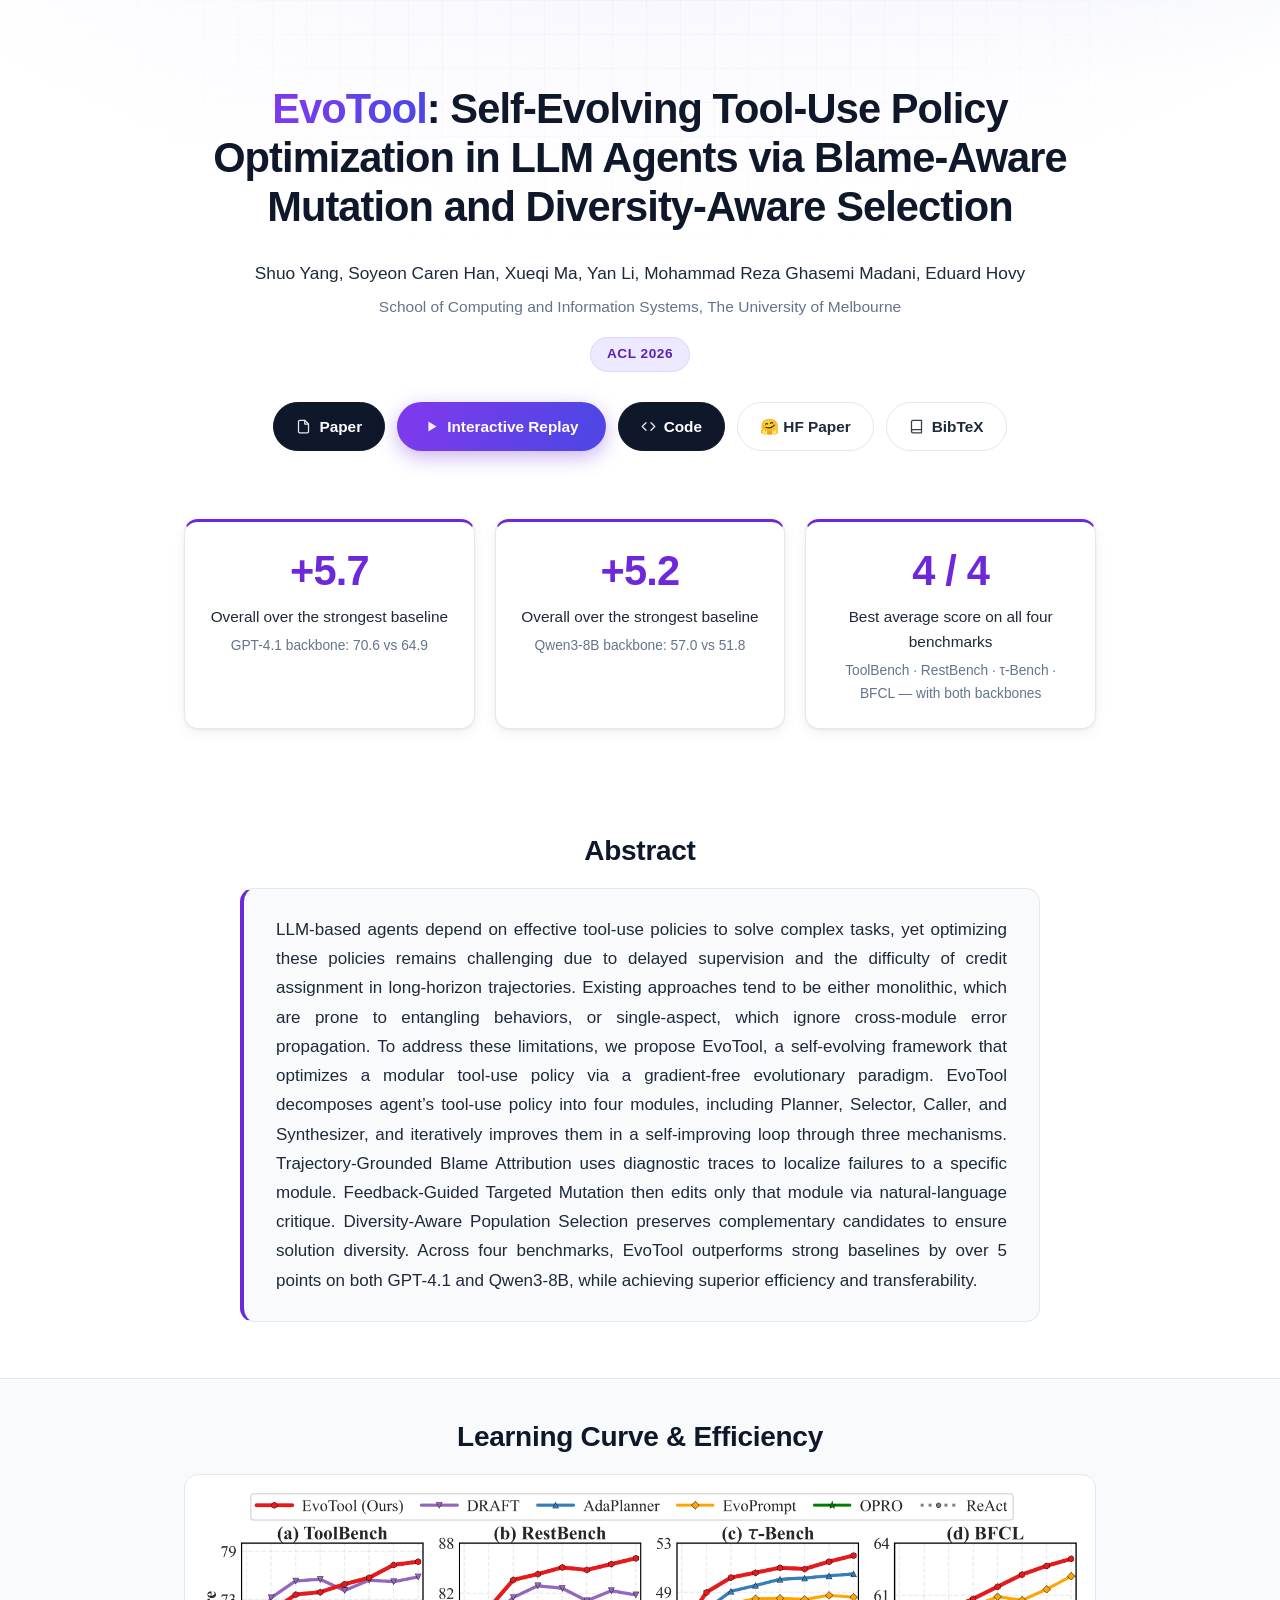
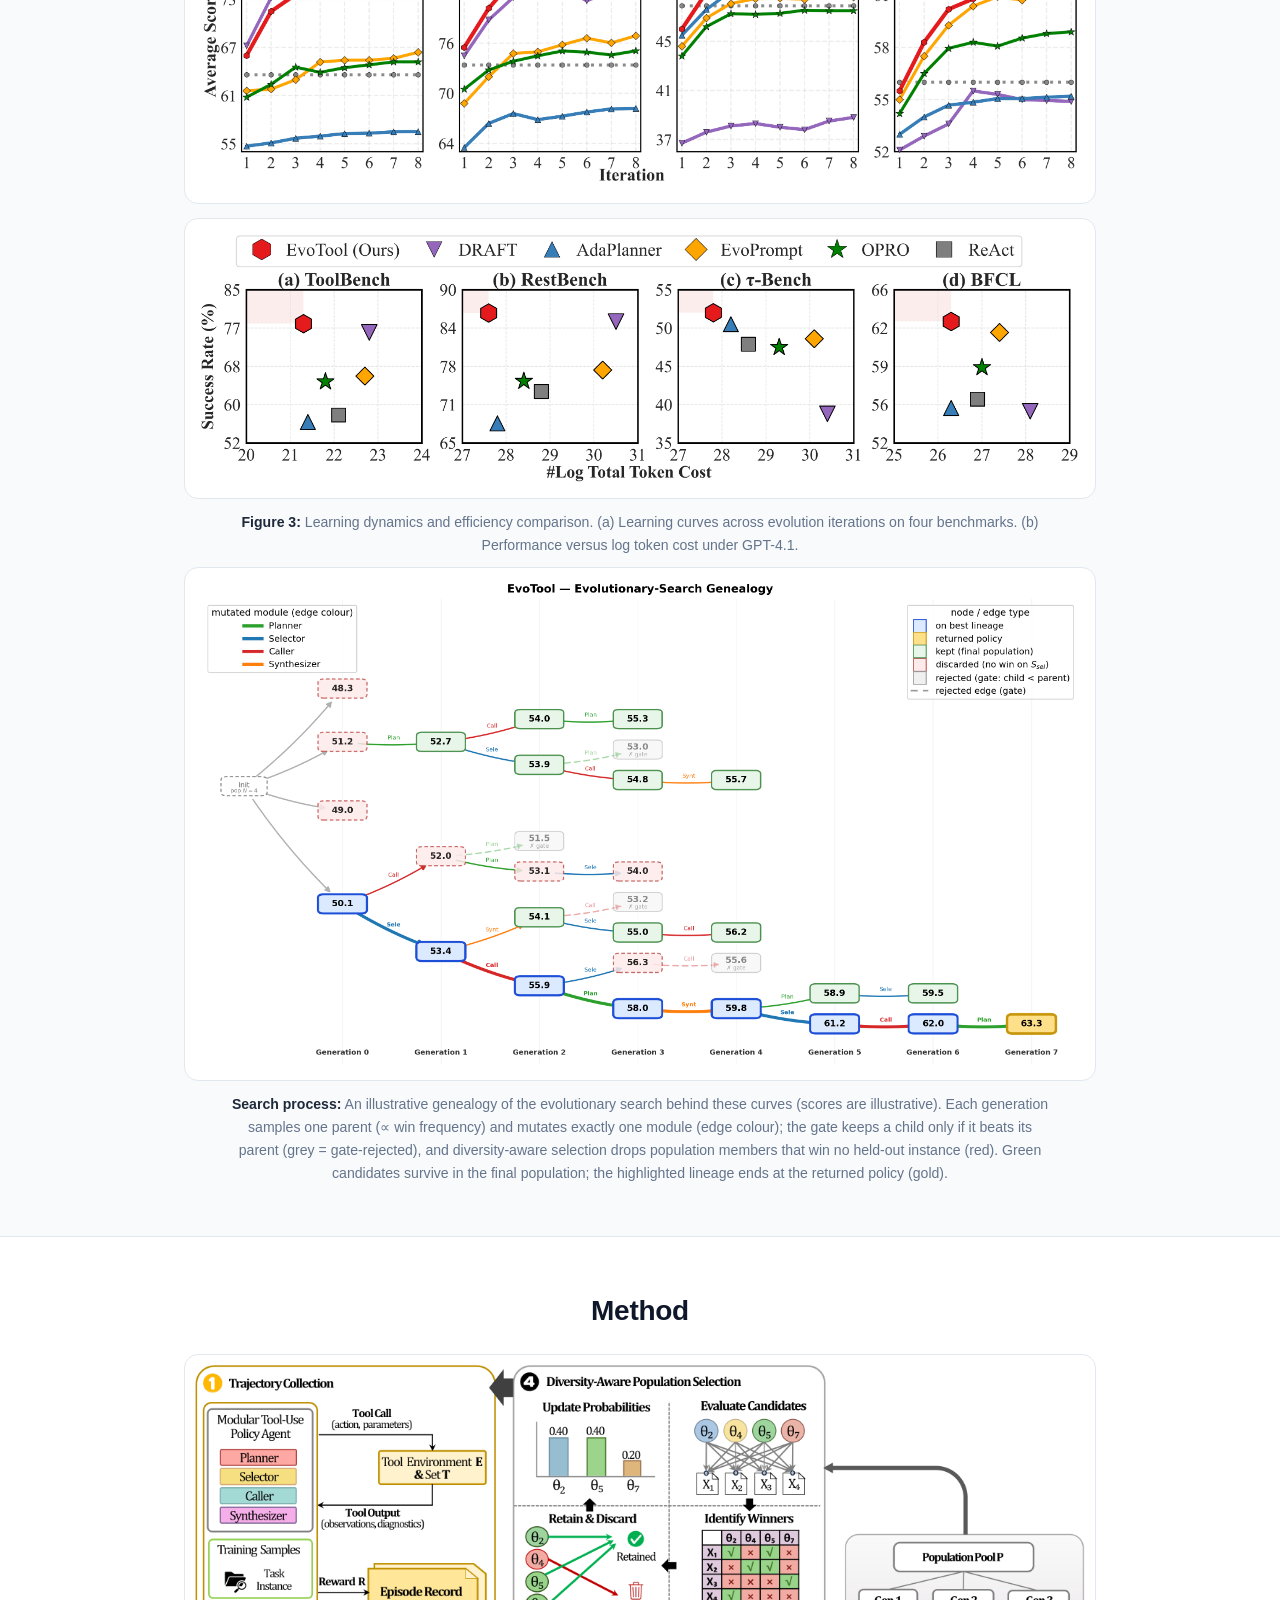
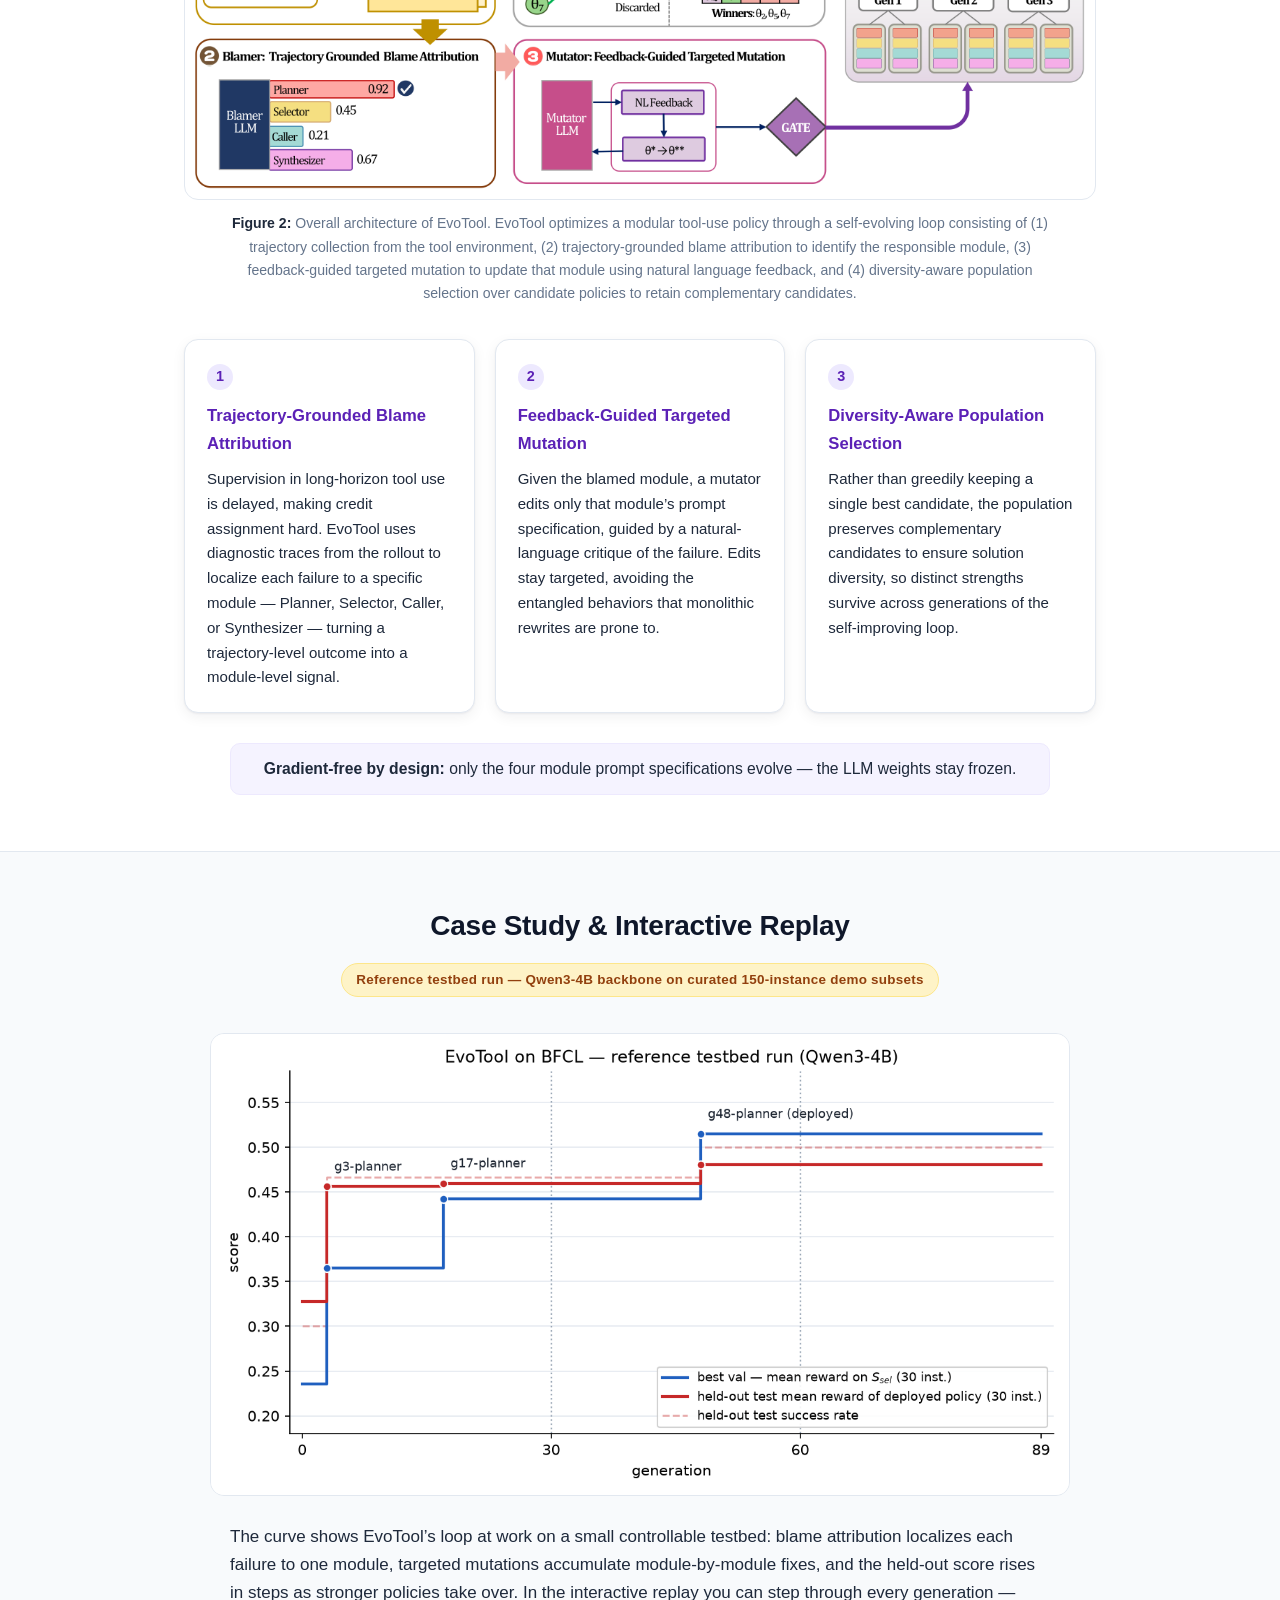
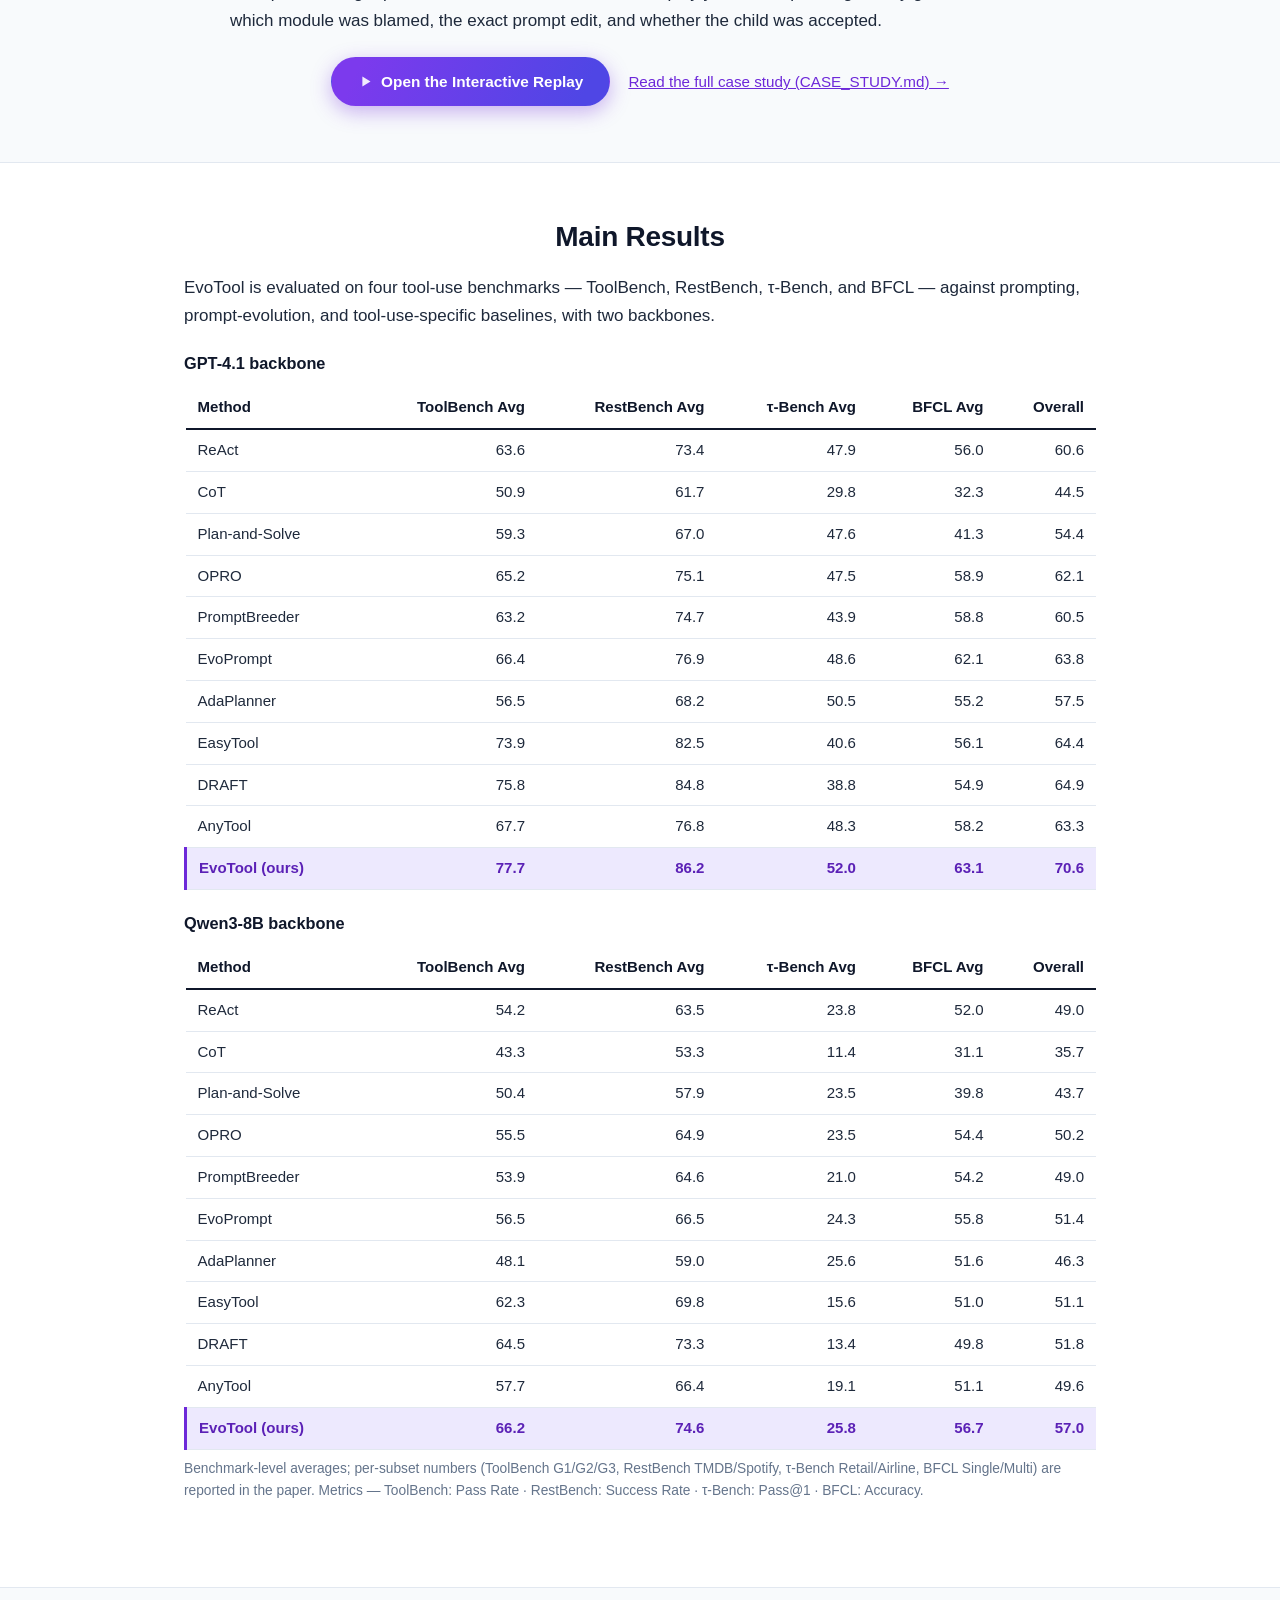
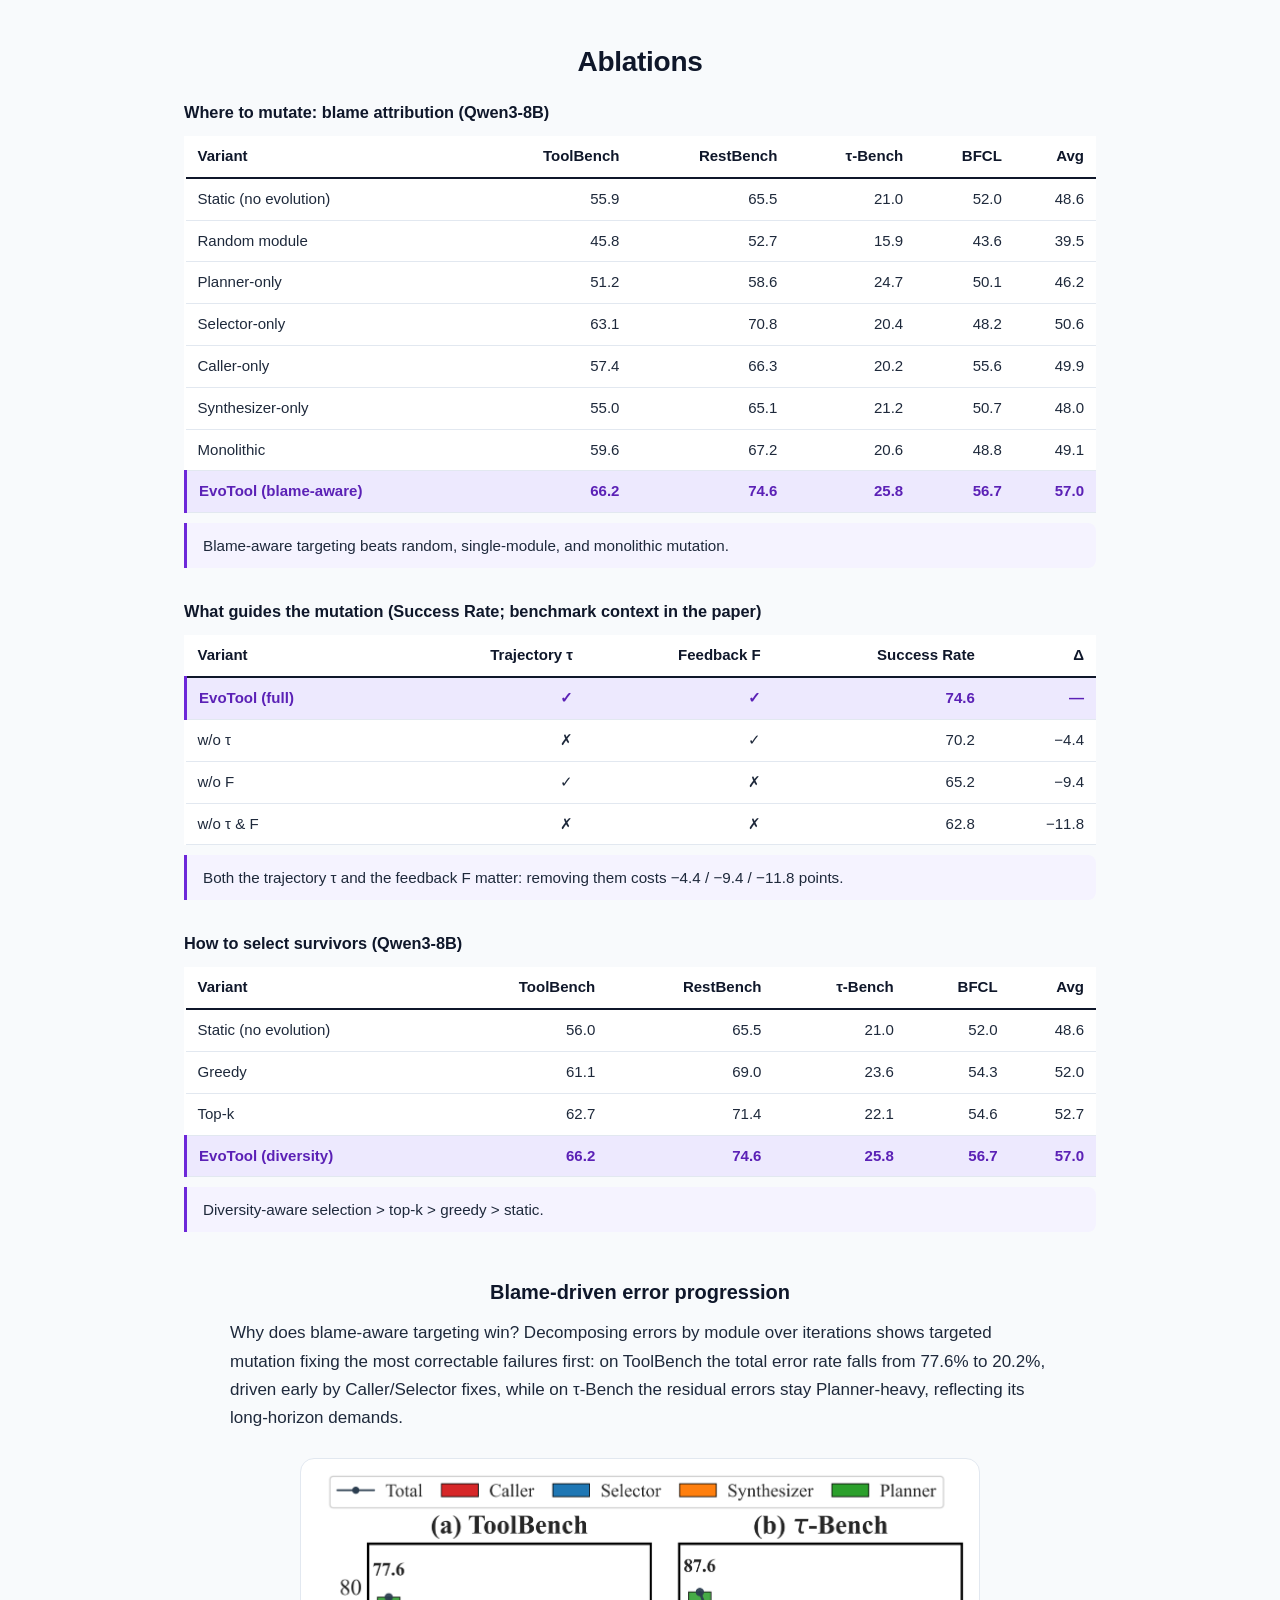
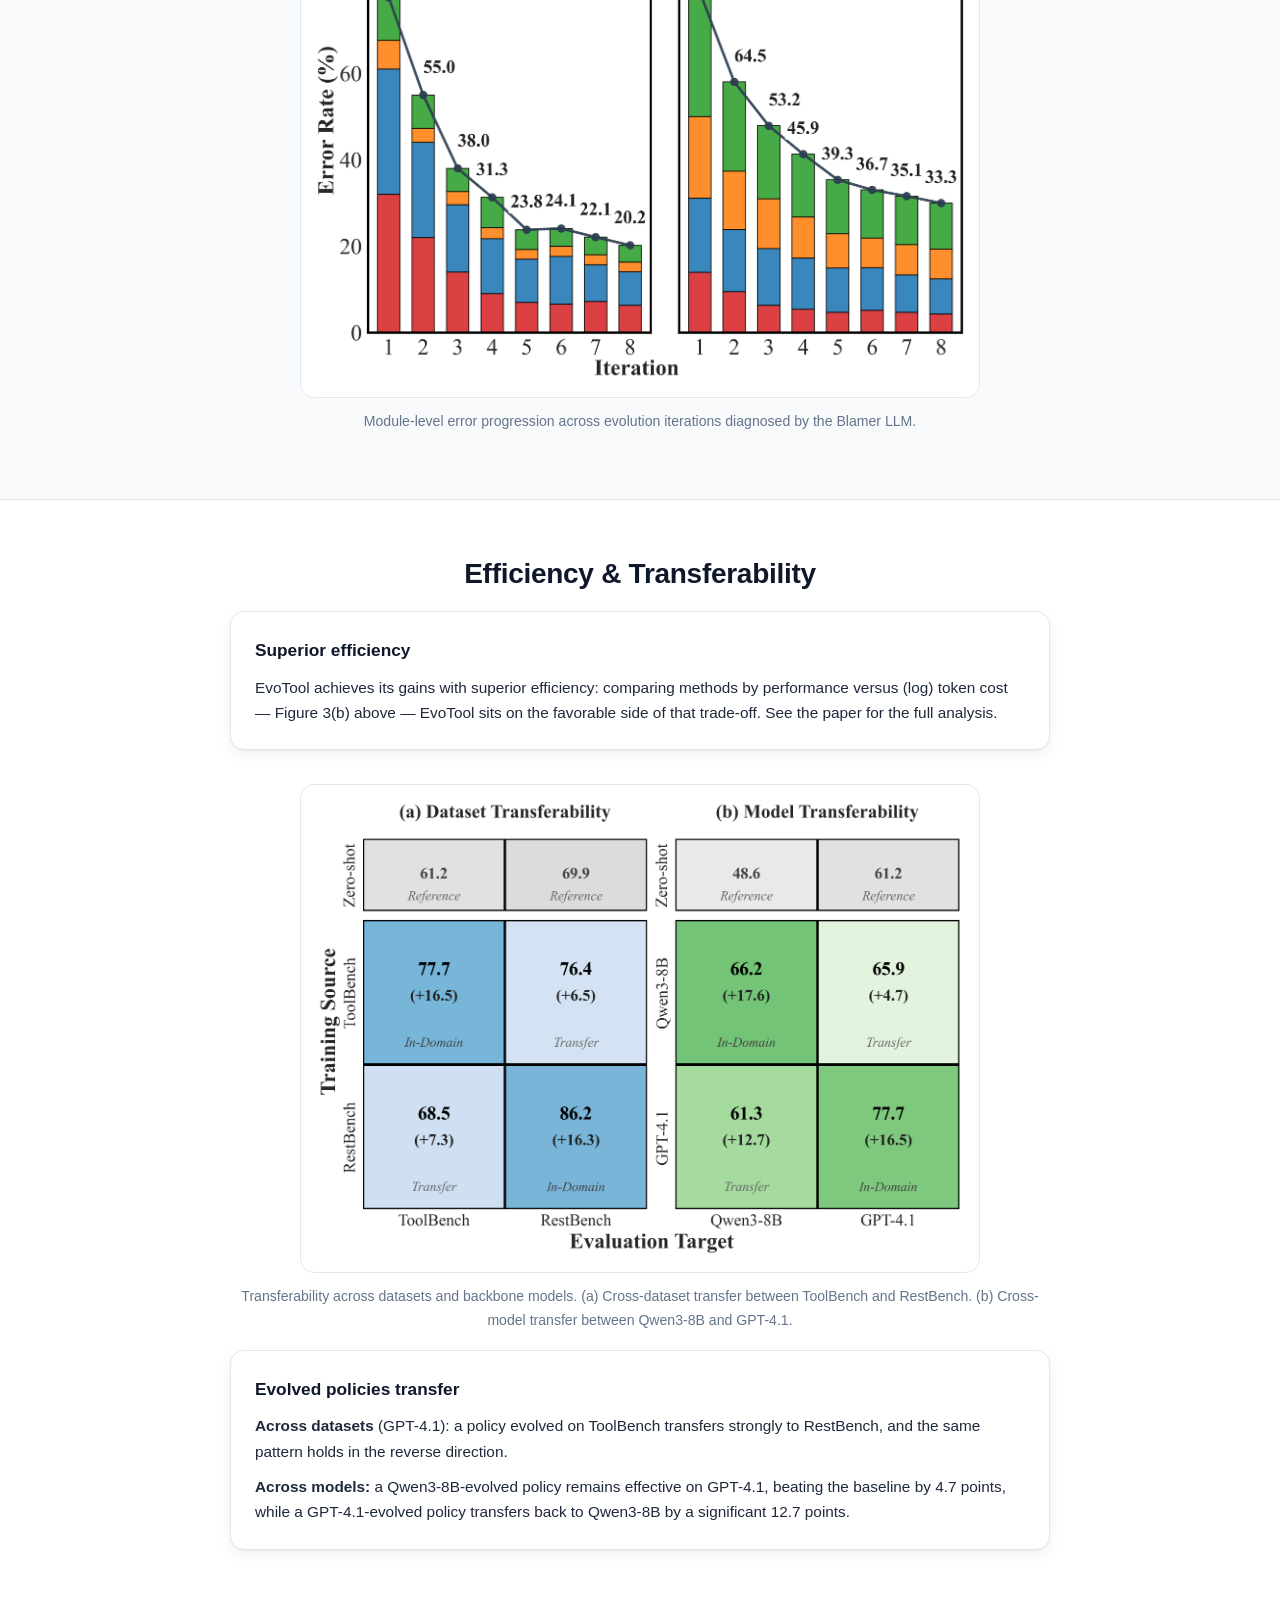
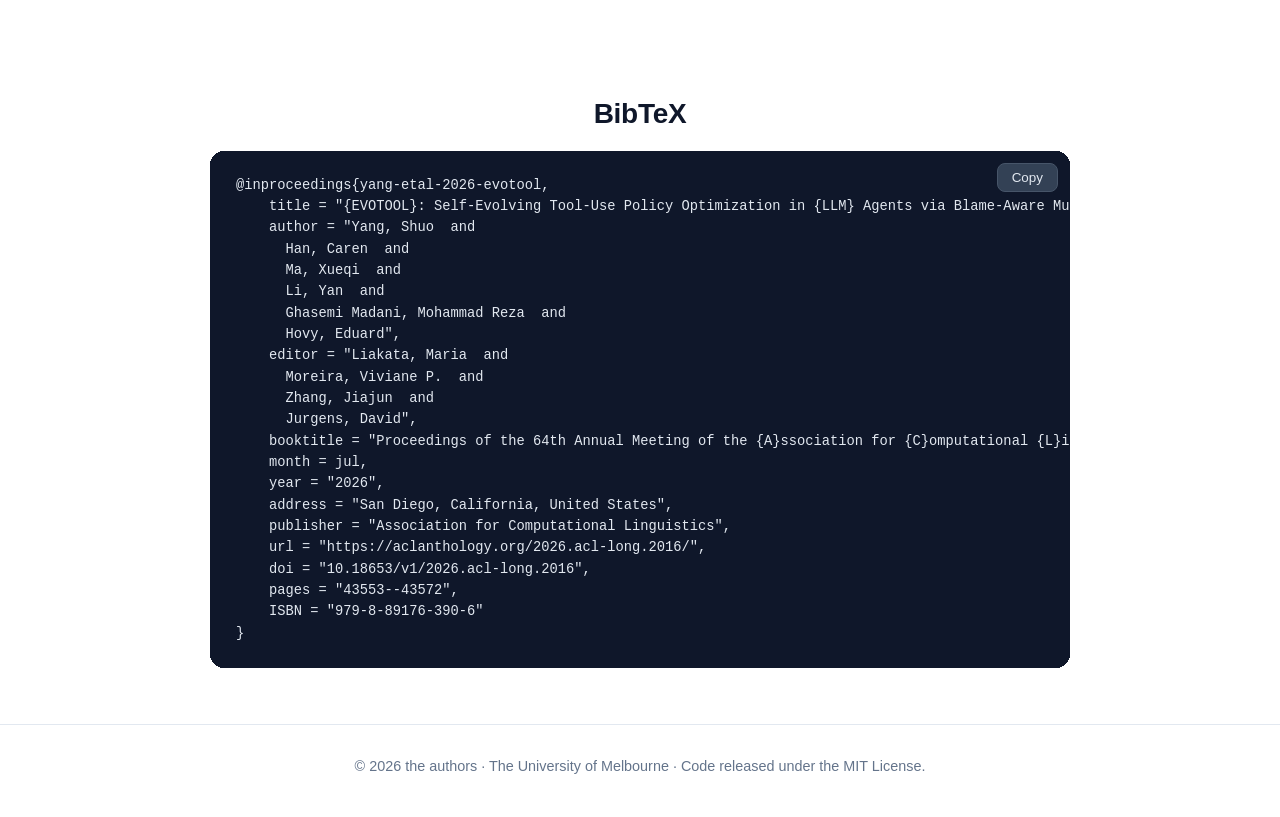
<file: docs/index.html>
<!DOCTYPE html>
<html lang="en">
<head>
<meta charset="utf-8">
<meta name="viewport" content="width=device-width, initial-scale=1">
<title>EvoTool: Self-Evolving Tool-Use Policy Optimization in LLM Agents</title>
<meta name="description" content="EvoTool optimizes a modular tool-use policy (Planner, Selector, Caller, Synthesizer) via blame-aware mutation and diversity-aware selection — gradient-free, over 5 points above strong baselines on four benchmarks.">
<link rel="icon" href="data:,">
<link rel="stylesheet" href="static/style.css">
<script>document.documentElement.classList.add('js');</script>
</head>
<body>

<!-- ================= Sticky section nav (shown after scrolling past the hero) ================= -->
<nav class="topnav" id="topnav" aria-label="Page sections">
  <div class="topnav-inner">
    <a class="topnav-brand" href="#top">EvoTool</a>
    <div class="topnav-links">
      <a href="#abstract">Abstract</a>
      <a href="#method">Method</a>
      <a href="#case-study">Case Study</a>
      <a href="#results">Results</a>
      <a href="#ablations">Ablations</a>
      <a href="#efficiency">Efficiency &amp; Transfer</a>
      <a href="#bibtex">BibTeX</a>
    </div>
  </div>
</nav>

<!-- ================= Hero ================= -->
<header class="hero" id="top">
  <div class="container">
    <h1><span class="hero-name">EvoTool</span>: Self-Evolving Tool-Use Policy Optimization in LLM&nbsp;Agents via Blame-Aware Mutation and Diversity-Aware Selection</h1>
    <p class="authors">
      Shuo Yang, Soyeon Caren Han, Xueqi Ma,
      Yan Li, Mohammad Reza Ghasemi Madani, Eduard Hovy
    </p>
    <p class="affiliation">School of Computing and Information Systems, The University of Melbourne</p>
    <p class="venue"><span class="venue-chip">ACL 2026</span></p>
    <nav class="button-row" aria-label="Paper links">
      <a class="btn" href="https://aclanthology.org/2026.acl-long.2016/" target="_blank" rel="noopener"><svg class="btn-ico" viewBox="0 0 24 24" aria-hidden="true" fill="none" stroke="currentColor" stroke-width="2" stroke-linecap="round" stroke-linejoin="round"><path d="M14 2H6a2 2 0 0 0-2 2v16a2 2 0 0 0 2 2h12a2 2 0 0 0 2-2V8z"/><polyline points="14 2 14 8 20 8"/></svg>Paper</a>
      <a class="btn btn-replay" href="replay.html"><svg class="btn-ico" viewBox="0 0 24 24" aria-hidden="true" fill="currentColor" stroke="none"><polygon points="7 4 20 12 7 20 7 4"/></svg>Interactive Replay</a>
      <a class="btn" href="https://github.com/SYang2000/ACL_2026_EvoTool" target="_blank" rel="noopener"><svg class="btn-ico" viewBox="0 0 24 24" aria-hidden="true" fill="none" stroke="currentColor" stroke-width="2" stroke-linecap="round" stroke-linejoin="round"><polyline points="16 18 22 12 16 6"/><polyline points="8 6 2 12 8 18"/></svg>Code</a>
      <a class="btn btn-ghost" href="https://huggingface.co/papers/2603.04900" target="_blank" rel="noopener">&#129303; HF Paper</a>
      <a class="btn btn-ghost" href="#bibtex"><svg class="btn-ico" viewBox="0 0 24 24" aria-hidden="true" fill="none" stroke="currentColor" stroke-width="2" stroke-linecap="round" stroke-linejoin="round"><path d="M4 19.5A2.5 2.5 0 0 1 6.5 17H20"/><path d="M6.5 2H20v20H6.5A2.5 2.5 0 0 1 4 19.5v-15A2.5 2.5 0 0 1 6.5 2z"/></svg>BibTeX</a>
    </nav>
  </div>
</header>

<main>

<!-- ================= Metric callouts ================= -->
<section class="metrics">
  <div class="container">
    <div class="metric-grid reveal stagger">
      <div class="metric-card">
        <div class="metric-value">+5.7</div>
        <div class="metric-label">Overall over the strongest baseline</div>
        <div class="metric-sub">GPT-4.1 backbone: 70.6 vs 64.9</div>
      </div>
      <div class="metric-card">
        <div class="metric-value">+5.2</div>
        <div class="metric-label">Overall over the strongest baseline</div>
        <div class="metric-sub">Qwen3-8B backbone: 57.0 vs 51.8</div>
      </div>
      <div class="metric-card">
        <div class="metric-value">4 / 4</div>
        <div class="metric-label">Best average score on all four benchmarks</div>
        <div class="metric-sub">ToolBench &#183; RestBench &#183; &#964;-Bench &#183; BFCL — with both backbones</div>
      </div>
    </div>
  </div>
</section>

<!-- ================= Abstract (text + Figure 1 side by side) ================= -->
<section id="abstract">
  <div class="container">
    <h2>Abstract</h2>
    <div class="abstract-card reveal">
      <p class="abstract-text">
          LLM-based agents depend on effective tool-use policies to solve complex tasks, yet optimizing
          these policies remains challenging due to delayed supervision and the difficulty of credit
          assignment in long-horizon trajectories. Existing approaches tend to be either
          monolithic, which are prone to entangling behaviors, or single-aspect, which ignore
          cross-module error propagation. To address these limitations, we propose EvoTool, a
          self-evolving framework that optimizes a modular tool-use policy via a gradient-free
          evolutionary paradigm. EvoTool decomposes agent&#8217;s tool-use policy into four modules, including
          Planner, Selector, Caller, and Synthesizer, and iteratively improves them in a self-improving
          loop through three mechanisms. Trajectory-Grounded Blame Attribution uses diagnostic
          traces to localize failures to a specific module. Feedback-Guided Targeted Mutation then edits
          only that module via natural-language critique. Diversity-Aware Population Selection preserves
          complementary candidates to ensure solution diversity. Across four benchmarks, EvoTool
          outperforms strong baselines by over 5 points on both GPT-4.1 and Qwen3-8B, while achieving
          superior efficiency and transferability.
      </p>
    </div>
  </div>
</section>

<!-- ================= Learning dynamics & efficiency (Figure 3) ================= -->
<section class="fig3-band section-alt" id="learning" aria-label="Learning dynamics and efficiency">
  <div class="container">
    <h2>Learning Curve &amp; Efficiency</h2>
    <figure class="paper-figure reveal">
      <div class="figure-stack">
        <img src="static/paper/LC.png" alt="Panel (a): learning curves of average score versus evolution iteration on ToolBench, RestBench, tau-Bench, and BFCL — EvoTool climbs above DRAFT, EvoPrompt, OPRO, AdaPlanner, and the static ReAct line on all four.">
        <img src="static/paper/Efficiency.png" alt="Panel (b): success rate versus log total token cost under GPT-4.1 on the same four benchmarks — EvoTool occupies the upper-left (higher performance at lower cost) relative to DRAFT, EvoPrompt, OPRO, AdaPlanner, and ReAct.">
      </div>
      <figcaption><span class="fig-tag">Figure 3:</span> Learning dynamics and efficiency comparison.
        (a) Learning curves across evolution iterations on four benchmarks. (b) Performance versus
        log token cost under GPT-4.1.</figcaption>
    </figure>
    <figure class="paper-figure reveal">
      <img src="static/genealogy.png" alt="Illustrative genealogy tree of EvoTool's evolutionary search: from a seed population, coloured edges mark which module each accepted mutation edited; grey boxes are gate-rejected children, red dashed boxes are candidates discarded by diversity selection, green boxes survive in the final population, and the highlighted path ends at the gold returned policy.">
      <figcaption><span class="fig-tag">Search process:</span> An illustrative genealogy of the evolutionary
        search behind these curves (scores are illustrative). Each generation samples one parent (&propto; win frequency)
        and mutates exactly one module (edge colour); the gate keeps a child only if it beats its parent
        (grey = gate-rejected), and diversity-aware selection drops population members that win no held-out
        instance (red). Green candidates survive in the final population; the highlighted lineage ends at
        the returned policy (gold).</figcaption>
    </figure>
  </div>
</section>

<!-- ================= Method ================= -->
<section id="method">
  <div class="container">
    <h2>Method</h2>
    <figure class="paper-figure reveal">
      <img src="static/paper/Method.png" alt="EvoTool architecture: (1) trajectory collection — the modular tool-use policy agent (Planner, Selector, Caller, Synthesizer) interacts with the tool environment and records an episode; (2) the Blamer LLM performs trajectory-grounded blame attribution over the four modules; (3) the Mutator LLM applies feedback-guided targeted mutation to the blamed module; (4) diversity-aware population selection updates probabilities, identifies instance-wise winners, and retains complementary candidates in the population pool.">
      <figcaption><span class="fig-tag">Figure 2:</span> Overall architecture of EvoTool. EvoTool optimizes a
        modular tool-use policy through a self-evolving loop consisting of (1) trajectory collection from the
        tool environment, (2) trajectory-grounded blame attribution to identify the responsible module,
        (3) feedback-guided targeted mutation to update that module using natural language feedback, and
        (4) diversity-aware population selection over candidate policies to retain complementary candidates.</figcaption>
    </figure>

    <div class="mech-grid reveal stagger">
      <div class="mech-card">
        <span class="mech-num">1</span>
        <h3>Trajectory-Grounded Blame Attribution</h3>
        <p>
          Supervision in long-horizon tool use is delayed, making credit assignment hard. EvoTool
          uses diagnostic traces from the rollout to localize each failure to a specific module —
          Planner, Selector, Caller, or Synthesizer — turning a trajectory-level outcome into a
          module-level signal.
        </p>
      </div>
      <div class="mech-card">
        <span class="mech-num">2</span>
        <h3>Feedback-Guided Targeted Mutation</h3>
        <p>
          Given the blamed module, a mutator edits only that module&#8217;s prompt specification, guided
          by a natural-language critique of the failure. Edits stay targeted, avoiding the entangled
          behaviors that monolithic rewrites are prone to.
        </p>
      </div>
      <div class="mech-card">
        <span class="mech-num">3</span>
        <h3>Diversity-Aware Population Selection</h3>
        <p>
          Rather than greedily keeping a single best candidate, the population preserves
          complementary candidates to ensure solution diversity, so distinct strengths survive
          across generations of the self-improving loop.
        </p>
      </div>
    </div>

    <p class="gradient-free reveal">
      <strong>Gradient-free by design:</strong> only the four module prompt specifications evolve —
      the LLM weights stay frozen.
    </p>
  </div>
</section>

<!-- ================= Case study & replay ================= -->
<section id="case-study" class="section-alt">
  <div class="container">
    <h2>Case Study &amp; Interactive Replay</h2>
    <span class="band-label">Reference testbed run — Qwen3-4B backbone on curated 150-instance demo subsets</span>
    <div class="case-figure reveal">
      <img src="static/case_curve.png" alt="Learning curve of a reference EvoTool testbed run: held-out score rising over generations as targeted mutations are accepted.">
    </div>
    <p class="case-text reveal">
      The curve shows EvoTool&#8217;s loop at work on a small controllable testbed: blame attribution
      localizes each failure to one module, targeted mutations accumulate module-by-module fixes,
      and the held-out score rises in steps as stronger policies take over. In the interactive replay you can
      step through every generation — which module was blamed, the exact prompt edit, and whether
      the child was accepted.
    </p>
    <div class="case-actions reveal">
      <a class="btn btn-replay" href="replay.html"><svg class="btn-ico" viewBox="0 0 24 24" aria-hidden="true" fill="currentColor" stroke="none"><polygon points="7 4 20 12 7 20 7 4"/></svg>Open the Interactive Replay</a>
      <a class="aux-link" href="https://github.com/SYang2000/ACL_2026_EvoTool/blob/main/CASE_STUDY.md" target="_blank" rel="noopener">Read the full case study (CASE_STUDY.md) &#8594;</a>
    </div>
  </div>
</section>

<!-- ================= Main results ================= -->
<section id="results">
  <div class="container">
    <h2>Main Results</h2>
    <p>
      EvoTool is evaluated on four tool-use benchmarks — ToolBench, RestBench, &#964;-Bench, and BFCL —
      against prompting, prompt-evolution, and tool-use-specific baselines, with two backbones.
    </p>

    <div class="table-wrap reveal">
      <table class="results">
        <caption>GPT-4.1 backbone</caption>
        <thead>
          <tr><th>Method</th><th>ToolBench Avg</th><th>RestBench Avg</th><th>&#964;-Bench Avg</th><th>BFCL Avg</th><th>Overall</th></tr>
        </thead>
        <tbody>
          <tr><td>ReAct</td><td>63.6</td><td>73.4</td><td>47.9</td><td>56.0</td><td>60.6</td></tr>
          <tr><td>CoT</td><td>50.9</td><td>61.7</td><td>29.8</td><td>32.3</td><td>44.5</td></tr>
          <tr><td>Plan-and-Solve</td><td>59.3</td><td>67.0</td><td>47.6</td><td>41.3</td><td>54.4</td></tr>
          <tr><td>OPRO</td><td>65.2</td><td>75.1</td><td>47.5</td><td>58.9</td><td>62.1</td></tr>
          <tr><td>PromptBreeder</td><td>63.2</td><td>74.7</td><td>43.9</td><td>58.8</td><td>60.5</td></tr>
          <tr><td>EvoPrompt</td><td>66.4</td><td>76.9</td><td>48.6</td><td>62.1</td><td>63.8</td></tr>
          <tr><td>AdaPlanner</td><td>56.5</td><td>68.2</td><td>50.5</td><td>55.2</td><td>57.5</td></tr>
          <tr><td>EasyTool</td><td>73.9</td><td>82.5</td><td>40.6</td><td>56.1</td><td>64.4</td></tr>
          <tr><td>DRAFT</td><td>75.8</td><td>84.8</td><td>38.8</td><td>54.9</td><td>64.9</td></tr>
          <tr><td>AnyTool</td><td>67.7</td><td>76.8</td><td>48.3</td><td>58.2</td><td>63.3</td></tr>
          <tr class="ours"><td>EvoTool (ours)</td><td>77.7</td><td>86.2</td><td>52.0</td><td>63.1</td><td>70.6</td></tr>
        </tbody>
      </table>
    </div>

    <div class="table-wrap reveal">
      <table class="results">
        <caption>Qwen3-8B backbone</caption>
        <thead>
          <tr><th>Method</th><th>ToolBench Avg</th><th>RestBench Avg</th><th>&#964;-Bench Avg</th><th>BFCL Avg</th><th>Overall</th></tr>
        </thead>
        <tbody>
          <tr><td>ReAct</td><td>54.2</td><td>63.5</td><td>23.8</td><td>52.0</td><td>49.0</td></tr>
          <tr><td>CoT</td><td>43.3</td><td>53.3</td><td>11.4</td><td>31.1</td><td>35.7</td></tr>
          <tr><td>Plan-and-Solve</td><td>50.4</td><td>57.9</td><td>23.5</td><td>39.8</td><td>43.7</td></tr>
          <tr><td>OPRO</td><td>55.5</td><td>64.9</td><td>23.5</td><td>54.4</td><td>50.2</td></tr>
          <tr><td>PromptBreeder</td><td>53.9</td><td>64.6</td><td>21.0</td><td>54.2</td><td>49.0</td></tr>
          <tr><td>EvoPrompt</td><td>56.5</td><td>66.5</td><td>24.3</td><td>55.8</td><td>51.4</td></tr>
          <tr><td>AdaPlanner</td><td>48.1</td><td>59.0</td><td>25.6</td><td>51.6</td><td>46.3</td></tr>
          <tr><td>EasyTool</td><td>62.3</td><td>69.8</td><td>15.6</td><td>51.0</td><td>51.1</td></tr>
          <tr><td>DRAFT</td><td>64.5</td><td>73.3</td><td>13.4</td><td>49.8</td><td>51.8</td></tr>
          <tr><td>AnyTool</td><td>57.7</td><td>66.4</td><td>19.1</td><td>51.1</td><td>49.6</td></tr>
          <tr class="ours"><td>EvoTool (ours)</td><td>66.2</td><td>74.6</td><td>25.8</td><td>56.7</td><td>57.0</td></tr>
        </tbody>
      </table>
    </div>

    <p class="table-note reveal">
      Benchmark-level averages; per-subset numbers (ToolBench G1/G2/G3, RestBench TMDB/Spotify,
      &#964;-Bench Retail/Airline, BFCL Single/Multi) are reported in the paper.
      Metrics — ToolBench: Pass Rate &#183; RestBench: Success Rate &#183; &#964;-Bench: Pass@1 &#183; BFCL: Accuracy.
    </p>

  </div>
</section>

<!-- ================= Ablations ================= -->
<section id="ablations" class="section-alt">
  <div class="container">
    <h2>Ablations</h2>

    <div class="ablation-block reveal">
      <div class="table-wrap">
        <table class="results">
          <caption>Where to mutate: blame attribution (Qwen3-8B)</caption>
          <thead>
            <tr><th>Variant</th><th>ToolBench</th><th>RestBench</th><th>&#964;-Bench</th><th>BFCL</th><th>Avg</th></tr>
          </thead>
          <tbody>
            <tr><td>Static (no evolution)</td><td>55.9</td><td>65.5</td><td>21.0</td><td>52.0</td><td>48.6</td></tr>
            <tr><td>Random module</td><td>45.8</td><td>52.7</td><td>15.9</td><td>43.6</td><td>39.5</td></tr>
            <tr><td>Planner-only</td><td>51.2</td><td>58.6</td><td>24.7</td><td>50.1</td><td>46.2</td></tr>
            <tr><td>Selector-only</td><td>63.1</td><td>70.8</td><td>20.4</td><td>48.2</td><td>50.6</td></tr>
            <tr><td>Caller-only</td><td>57.4</td><td>66.3</td><td>20.2</td><td>55.6</td><td>49.9</td></tr>
            <tr><td>Synthesizer-only</td><td>55.0</td><td>65.1</td><td>21.2</td><td>50.7</td><td>48.0</td></tr>
            <tr><td>Monolithic</td><td>59.6</td><td>67.2</td><td>20.6</td><td>48.8</td><td>49.1</td></tr>
            <tr class="ours"><td>EvoTool (blame-aware)</td><td>66.2</td><td>74.6</td><td>25.8</td><td>56.7</td><td>57.0</td></tr>
          </tbody>
        </table>
      </div>
      <p class="takeaway">Blame-aware targeting beats random, single-module, and monolithic mutation.</p>
    </div>

    <div class="ablation-block reveal">
      <div class="table-wrap">
        <table class="results">
          <caption>What guides the mutation (Success Rate; benchmark context in the paper)</caption>
          <thead>
            <tr><th>Variant</th><th>Trajectory &#964;</th><th>Feedback F</th><th>Success Rate</th><th>&#916;</th></tr>
          </thead>
          <tbody>
            <tr class="ours"><td>EvoTool (full)</td><td>&#10003;</td><td>&#10003;</td><td>74.6</td><td>&#8212;</td></tr>
            <tr><td>w/o &#964;</td><td>&#10007;</td><td>&#10003;</td><td>70.2</td><td>&#8722;4.4</td></tr>
            <tr><td>w/o F</td><td>&#10003;</td><td>&#10007;</td><td>65.2</td><td>&#8722;9.4</td></tr>
            <tr><td>w/o &#964; &amp; F</td><td>&#10007;</td><td>&#10007;</td><td>62.8</td><td>&#8722;11.8</td></tr>
          </tbody>
        </table>
      </div>
      <p class="takeaway">Both the trajectory &#964; and the feedback F matter: removing them costs &#8722;4.4 / &#8722;9.4 / &#8722;11.8 points.</p>
    </div>

    <div class="ablation-block reveal">
      <div class="table-wrap">
        <table class="results">
          <caption>How to select survivors (Qwen3-8B)</caption>
          <thead>
            <tr><th>Variant</th><th>ToolBench</th><th>RestBench</th><th>&#964;-Bench</th><th>BFCL</th><th>Avg</th></tr>
          </thead>
          <tbody>
            <tr><td>Static (no evolution)</td><td>56.0</td><td>65.5</td><td>21.0</td><td>52.0</td><td>48.6</td></tr>
            <tr><td>Greedy</td><td>61.1</td><td>69.0</td><td>23.6</td><td>54.3</td><td>52.0</td></tr>
            <tr><td>Top-k</td><td>62.7</td><td>71.4</td><td>22.1</td><td>54.6</td><td>52.7</td></tr>
            <tr class="ours"><td>EvoTool (diversity)</td><td>66.2</td><td>74.6</td><td>25.8</td><td>56.7</td><td>57.0</td></tr>
          </tbody>
        </table>
      </div>
      <p class="takeaway">Diversity-aware selection &gt; top-k &gt; greedy &gt; static.</p>
    </div>

    <div class="ablation-block reveal">
      <h3 class="block-title">Blame-driven error progression</h3>
      <p class="block-intro">
        Why does blame-aware targeting win? Decomposing errors by module over iterations shows targeted
        mutation fixing the most correctable failures first: on ToolBench the total error rate falls from
        77.6% to 20.2%, driven early by Caller/Selector fixes, while on &#964;-Bench the residual errors stay
        Planner-heavy, reflecting its long-horizon demands.
      </p>
      <figure class="paper-figure figure-medium">
        <img src="static/paper/Bar_Plot.png" alt="Stacked bar charts of module-level error rates (Caller, Selector, Synthesizer, Planner) with a total-error line over eight evolution iterations: (a) ToolBench, total error falling from 77.6% to 20.2%; (b) tau-Bench, total error falling from 87.6% to 33.3%.">
        <figcaption>Module-level error progression across evolution iterations diagnosed by the Blamer LLM.</figcaption>
      </figure>
    </div>
  </div>
</section>

<!-- ================= Efficiency & transfer ================= -->
<section id="efficiency">
  <div class="container">
    <h2>Efficiency &amp; Transferability</h2>

    <div class="info-card info-card-solo reveal">
      <h3>Superior efficiency</h3>
      <p>
        EvoTool achieves its gains with superior efficiency: comparing methods by performance versus
        (log) token cost — Figure 3(b) above — EvoTool sits on the favorable side of that trade-off.
        See the paper for the full analysis.
      </p>
    </div>

    <figure class="paper-figure figure-medium reveal">
      <img src="static/paper/Generalizability.png" alt="Two transfer matrices with zero-shot reference rows: (a) dataset transferability between ToolBench and RestBench under GPT-4.1, with in-domain and transfer cells all above the reference; (b) model transferability between Qwen3-8B and GPT-4.1, with transfer gains of +4.7 and +12.7 over the reference.">
      <figcaption>Transferability across datasets and backbone models. (a) Cross-dataset transfer between
        ToolBench and RestBench. (b) Cross-model transfer between Qwen3-8B and GPT-4.1.</figcaption>
    </figure>

    <div class="info-card info-card-solo reveal">
      <h3>Evolved policies transfer</h3>
      <p>
        <strong>Across datasets</strong> (GPT-4.1): a policy evolved on ToolBench transfers
        strongly to RestBench, and the same pattern holds in the reverse direction.
      </p>
      <p>
        <strong>Across models:</strong> a Qwen3-8B-evolved policy remains effective on GPT-4.1,
        beating the baseline by 4.7 points, while a GPT-4.1-evolved policy transfers back to
        Qwen3-8B by a significant 12.7 points.
      </p>
    </div>
  </div>
</section>

<!-- ================= BibTeX ================= -->
<section id="bibtex">
  <div class="container">
    <h2>BibTeX</h2>
    <div class="bibtex-box reveal">
      <button class="copy-btn" id="copy-btn" type="button">Copy</button>
      <pre id="bibtex-text">@inproceedings{yang-etal-2026-evotool,
    title = "{EVOTOOL}: Self-Evolving Tool-Use Policy Optimization in {LLM} Agents via Blame-Aware Mutation and Diversity-Aware Selection",
    author = "Yang, Shuo  and
      Han, Caren  and
      Ma, Xueqi  and
      Li, Yan  and
      Ghasemi Madani, Mohammad Reza  and
      Hovy, Eduard",
    editor = "Liakata, Maria  and
      Moreira, Viviane P.  and
      Zhang, Jiajun  and
      Jurgens, David",
    booktitle = "Proceedings of the 64th Annual Meeting of the {A}ssociation for {C}omputational {L}inguistics (Volume 1: Long Papers)",
    month = jul,
    year = "2026",
    address = "San Diego, California, United States",
    publisher = "Association for Computational Linguistics",
    url = "https://aclanthology.org/2026.acl-long.2016/",
    doi = "10.18653/v1/2026.acl-long.2016",
    pages = "43553--43572",
    ISBN = "979-8-89176-390-6"
}</pre>
    </div>
  </div>
</section>

</main>

<footer>
  <div class="container">
    &#169; 2026 the authors &#183; The University of Melbourne &#183; Code released under the MIT License.
  </div>
</footer>

<script>
/* Sticky section nav: slides in once the hero has scrolled out of view. */
(function () {
  var hero = document.getElementById('top');
  var nav = document.getElementById('topnav');
  if (!hero || !nav || !('IntersectionObserver' in window)) return;
  var io = new IntersectionObserver(function (entries) {
    nav.classList.toggle('visible', !entries[0].isIntersecting);
  }, { rootMargin: '-56px 0px 0px 0px' });
  io.observe(hero);
})();

/* Scroll-reveal: fade/lift sections in as they enter the viewport.
   Elements are only hidden when <html> carries the .js class (added in <head>),
   so content stays visible with JS disabled; reduced-motion is handled in CSS. */
(function () {
  var els = document.querySelectorAll('.reveal');
  var i;
  if (!('IntersectionObserver' in window)) {
    for (i = 0; i < els.length; i++) els[i].classList.add('revealed');
    return;
  }
  var io = new IntersectionObserver(function (entries) {
    entries.forEach(function (en) {
      if (en.isIntersecting) {
        en.target.classList.add('revealed');
        io.unobserve(en.target);
      }
    });
  }, { threshold: 0.08, rootMargin: '0px 0px -8% 0px' });
  for (i = 0; i < els.length; i++) io.observe(els[i]);
})();

/* Lightbox: click (or Enter/Space) on a paper figure opens it enlarged; ESC / click closes. */
(function () {
  var imgs = document.querySelectorAll('figure.paper-figure img, .case-figure img');
  if (!imgs.length) return;
  var overlay = null, big = null, lastFocus = null;

  function build() {
    overlay = document.createElement('div');
    overlay.className = 'lightbox';
    overlay.setAttribute('role', 'dialog');
    overlay.setAttribute('aria-modal', 'true');
    overlay.setAttribute('aria-label', 'Enlarged figure');
    big = document.createElement('img');
    var closeBtn = document.createElement('button');
    closeBtn.className = 'lightbox-close';
    closeBtn.type = 'button';
    closeBtn.setAttribute('aria-label', 'Close enlarged figure');
    closeBtn.innerHTML = '&#215;';
    overlay.appendChild(big);
    overlay.appendChild(closeBtn);
    overlay.addEventListener('click', close);
    document.body.appendChild(overlay);
  }
  function open(img) {
    if (!overlay) build();
    lastFocus = img;
    big.src = img.currentSrc || img.src;
    big.alt = img.alt || '';
    overlay.classList.add('open');
    document.body.classList.add('no-scroll');
    overlay.querySelector('.lightbox-close').focus();
  }
  function close() {
    if (!overlay || !overlay.classList.contains('open')) return;
    overlay.classList.remove('open');
    document.body.classList.remove('no-scroll');
    if (lastFocus && lastFocus.focus) lastFocus.focus();
  }
  document.addEventListener('keydown', function (e) {
    if (e.key === 'Escape' || e.key === 'Esc') close();
  });
  Array.prototype.forEach.call(imgs, function (img) {
    img.setAttribute('tabindex', '0');
    img.setAttribute('role', 'button');
    img.addEventListener('click', function () { open(img); });
    img.addEventListener('keydown', function (e) {
      if (e.key === 'Enter' || e.key === ' ' || e.key === 'Spacebar') {
        e.preventDefault();
        open(img);
      }
    });
  });
})();

/* BibTeX copy button. */
(function () {
  var btn = document.getElementById('copy-btn');
  var pre = document.getElementById('bibtex-text');
  if (!btn || !pre) return;

  function flash(ok) {
    btn.textContent = ok ? 'Copied!' : 'Copy failed — select the text manually';
    setTimeout(function () { btn.textContent = 'Copy'; }, 2000);
  }

  function fallbackCopy(text) {
    var ta = document.createElement('textarea');
    ta.value = text;
    ta.setAttribute('readonly', '');
    ta.style.position = 'fixed';
    ta.style.left = '-9999px';
    document.body.appendChild(ta);
    ta.select();
    var ok = false;
    try { ok = document.execCommand('copy'); } catch (e) { ok = false; }
    document.body.removeChild(ta);
    flash(ok);
  }

  btn.addEventListener('click', function () {
    var text = pre.textContent;
    if (navigator.clipboard && navigator.clipboard.writeText) {
      navigator.clipboard.writeText(text).then(
        function () { flash(true); },
        function () { fallbackCopy(text); }
      );
    } else {
      fallbackCopy(text);
    }
  });
})();
</script>

</body>
</html>
</file>
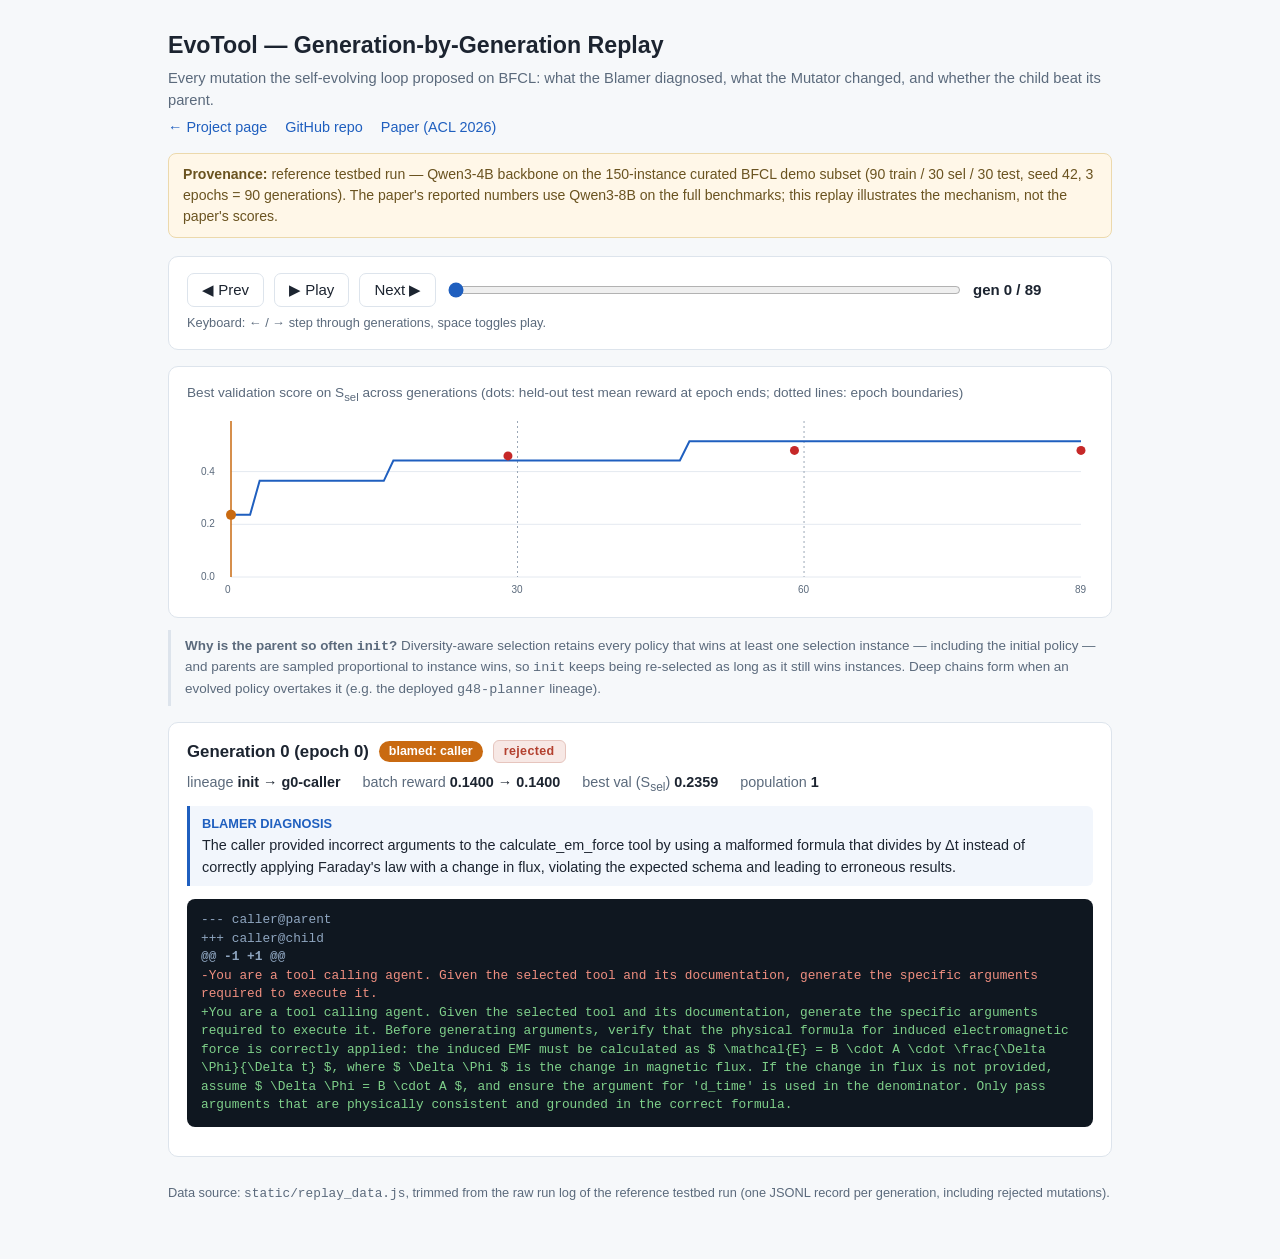
<file: docs/replay.html>
<!DOCTYPE html>
<html lang="en">
<head>
<meta charset="utf-8">
<meta name="viewport" content="width=device-width, initial-scale=1">
<title>EvoTool — Generation-by-Generation Replay</title>
<style>
  :root {
    --ink: #1c2430;
    --muted: #5b6a7c;
    --line: #dde4ec;
    --bg: #f6f8fa;
    --card: #ffffff;
    --accent: #1f5fbf;
    --planner: #1f5fbf;
    --selector: #7b3fbf;
    --caller: #c96a11;
    --synthesizer: #1e8a4c;
    --ok: #1e8a4c;
    --bad: #b3402f;
  }
  * { box-sizing: border-box; }
  body {
    margin: 0;
    background: var(--bg);
    color: var(--ink);
    font-family: -apple-system, BlinkMacSystemFont, "Segoe UI", Helvetica, Arial, sans-serif;
    font-size: 15px;
    line-height: 1.5;
  }
  a { color: var(--accent); text-decoration: none; }
  a:hover { text-decoration: underline; }
  .wrap { max-width: 980px; margin: 0 auto; padding: 20px 18px 60px; }
  header h1 { font-size: 1.45rem; margin: 8px 0 4px; }
  header .sub { color: var(--muted); font-size: .92rem; }
  .navlinks { font-size: .9rem; margin-top: 6px; }
  .navlinks a + a { margin-left: 14px; }
  .banner {
    margin: 14px 0 18px;
    padding: 10px 14px;
    background: #fff7e8;
    border: 1px solid #ecd9ac;
    border-radius: 8px;
    font-size: .88rem;
    color: #6a5320;
  }
  .card {
    background: var(--card);
    border: 1px solid var(--line);
    border-radius: 10px;
    padding: 16px 18px;
    margin-bottom: 16px;
  }
  /* controls */
  .controls { display: flex; align-items: center; gap: 10px; flex-wrap: wrap; }
  .controls button {
    font: inherit;
    padding: 5px 14px;
    border: 1px solid var(--line);
    border-radius: 7px;
    background: #fff;
    color: var(--ink);
    cursor: pointer;
  }
  .controls button:hover { border-color: var(--accent); color: var(--accent); }
  .controls input[type=range] { flex: 1; min-width: 180px; accent-color: var(--accent); }
  .controls .genlabel { font-variant-numeric: tabular-nums; font-weight: 600; min-width: 120px; }
  .hint { color: var(--muted); font-size: .8rem; margin-top: 6px; }
  /* generation panel */
  .genhead { display: flex; align-items: center; gap: 10px; flex-wrap: wrap; margin-bottom: 8px; }
  .genhead .gid { font-weight: 700; font-size: 1.05rem; }
  .chip {
    display: inline-block;
    padding: 1px 10px;
    border-radius: 999px;
    font-size: .78rem;
    font-weight: 600;
    color: #fff;
  }
  .chip.planner { background: var(--planner); }
  .chip.selector { background: var(--selector); }
  .chip.caller { background: var(--caller); }
  .chip.synthesizer { background: var(--synthesizer); }
  .badge {
    display: inline-block;
    padding: 1px 10px;
    border-radius: 6px;
    font-size: .78rem;
    font-weight: 700;
    letter-spacing: .03em;
  }
  .badge.accepted { background: #e2f3e8; color: var(--ok); border: 1px solid #bcdfc9; }
  .badge.rejected { background: #f7e8e5; color: var(--bad); border: 1px solid #e6c5be; }
  .stats { display: flex; gap: 22px; flex-wrap: wrap; font-size: .9rem; margin: 6px 0 10px; }
  .stats .k { color: var(--muted); }
  .stats .v { font-weight: 600; font-variant-numeric: tabular-nums; }
  .up { color: var(--ok); } .down { color: var(--bad); }
  .diag {
    border-left: 3px solid var(--accent);
    background: #f2f6fc;
    margin: 10px 0;
    padding: 8px 12px;
    font-size: .9rem;
    border-radius: 0 6px 6px 0;
  }
  .diag .who { font-weight: 700; font-size: .8rem; color: var(--accent); display: block; margin-bottom: 2px; }
  pre.diff {
    background: #0f1720;
    color: #cfd8e3;
    border-radius: 8px;
    padding: 12px 14px;
    overflow-x: auto;
    font-size: .8rem;
    line-height: 1.45;
    white-space: pre-wrap;
    word-break: break-word;
  }
  pre.diff .add { color: #7fd08a; }
  pre.diff .del { color: #f08f80; }
  pre.diff .hunk { color: #8fa6c0; font-weight: 600; }
  pre.diff .filehdr { color: #8fa6c0; }
  canvas { width: 100%; height: 190px; display: block; }
  .charthead { font-size: .85rem; color: var(--muted); margin-bottom: 6px; }
  .infonote {
    margin: -4px 0 16px;
    padding: 6px 14px;
    border-left: 3px solid var(--line);
    color: var(--muted);
    font-size: .84rem;
  }
  #error {
    display: none;
    background: #f7e8e5;
    border: 1px solid #e6c5be;
    color: var(--bad);
    padding: 14px 16px;
    border-radius: 8px;
    margin-top: 14px;
  }
  footer { color: var(--muted); font-size: .8rem; margin-top: 26px; }
</style>
</head>
<body>
<div class="wrap">
  <header>
    <h1>EvoTool — Generation-by-Generation Replay</h1>
    <div class="sub">Every mutation the self-evolving loop proposed on BFCL: what the Blamer diagnosed,
      what the Mutator changed, and whether the child beat its parent.</div>
    <div class="navlinks">
      <a href="index.html">&larr; Project page</a>
      <a href="https://github.com/SYang2000/ACL_2026_EvoTool" target="_blank" rel="noopener">GitHub repo</a>
      <a href="https://aclanthology.org/2026.acl-long.2016/" target="_blank" rel="noopener">Paper (ACL 2026)</a>
    </div>
    <div class="banner" id="banner">
      <b>Provenance:</b> reference testbed run — Qwen3-4B backbone on the 150-instance curated BFCL demo
      subset (90 train / 30 sel / 30 test, seed 42, 3 epochs = 90 generations). The paper's reported
      numbers use Qwen3-8B on the full benchmarks; this replay illustrates the mechanism, not the paper's scores.
    </div>
  </header>

  <div id="error">
    Replay data failed to load. This page needs <code>static/replay_data.js</code> next to it
    (shipped in the repo under <code>docs/static/</code>). If you are viewing a copy of this file alone,
    grab the full <code>docs/</code> directory from the
    <a href="https://github.com/SYang2000/ACL_2026_EvoTool" target="_blank" rel="noopener">GitHub repo</a>.
  </div>

  <noscript><p style="max-width:720px;margin:24px auto;padding:12px 16px;background:#fef3c7;border:1px solid #d97706;border-radius:8px;font-size:14px">This interactive replay requires JavaScript. The same run is documented statically in <a href="https://github.com/SYang2000/ACL_2026_EvoTool/blob/main/CASE_STUDY.md">CASE_STUDY.md</a>.</p></noscript>
  <div id="app" style="display:none">
    <div class="card">
      <div class="controls">
        <button id="btnPrev" title="previous generation (&larr;)">&#9664; Prev</button>
        <button id="btnPlay" title="auto-advance">&#9654; Play</button>
        <button id="btnNext" title="next generation (&rarr;)">Next &#9654;</button>
        <input type="range" id="slider" min="0" max="89" value="0" step="1">
        <span class="genlabel" id="genLabel">gen 0 / 89</span>
      </div>
      <div class="hint">Keyboard: &larr; / &rarr; step through generations, space toggles play.</div>
    </div>

    <div class="card">
      <div class="charthead">Best validation score on S<sub>sel</sub> across generations
        (dots: held-out test mean reward at epoch ends; dotted lines: epoch boundaries)</div>
      <canvas id="chart" width="940" height="190"></canvas>
    </div>

    <div class="infonote">
      <b>Why is the parent so often <code>init</code>?</b> Diversity-aware selection retains every policy
      that wins at least one selection instance — including the initial policy — and parents are sampled
      proportional to instance wins, so <code>init</code> keeps being re-selected as long as it still wins
      instances. Deep chains form when an evolved policy overtakes it (e.g. the deployed
      <code>g48-planner</code> lineage).
    </div>

    <div class="card" id="genPanel">
      <div class="genhead">
        <span class="gid" id="gid"></span>
        <span class="chip" id="moduleChip"></span>
        <span class="badge" id="acceptBadge"></span>
      </div>
      <div class="stats">
        <span><span class="k">lineage&nbsp;</span><span class="v" id="lineage"></span></span>
        <span><span class="k">batch reward&nbsp;</span><span class="v" id="rewards"></span></span>
        <span><span class="k">best val (S<sub>sel</sub>)&nbsp;</span><span class="v" id="valScore"></span></span>
        <span id="testWrap" style="display:none"><span class="k">held-out test&nbsp;</span><span class="v" id="testScore"></span></span>
        <span><span class="k">population&nbsp;</span><span class="v" id="popSize"></span></span>
      </div>
      <div class="diag"><span class="who">BLAMER DIAGNOSIS</span><span id="diag"></span></div>
      <pre class="diff" id="diff"></pre>
    </div>

    <footer>
      Data source: <code>static/replay_data.js</code>, trimmed from the raw run log of the reference
      testbed run (one JSONL record per generation, including rejected mutations).
    </footer>
  </div>
</div>

<script src="static/replay_data.js"></script>
<script>
(function () {
  "use strict";

  var D = window.REPLAY_DATA;
  if (!D || !D.gens || !D.gens.length) {
    document.getElementById("error").style.display = "block";
    return;
  }
  document.getElementById("app").style.display = "block";

  var gens = D.gens;
  var N = gens.length;
  var idx = 0;
  var playing = false;
  var timer = null;

  var slider = document.getElementById("slider");
  slider.max = N - 1;

  function esc(s) {
    return String(s == null ? "" : s)
      .replace(/&/g, "&amp;").replace(/</g, "&lt;").replace(/>/g, "&gt;");
  }
  function fmt(x) { return (x == null) ? "–" : Number(x).toFixed(4); }

  function renderDiff(text) {
    if (!text) return "<span class='filehdr'>(no prompt change recorded)</span>";
    return text.split("\n").map(function (line) {
      var e = esc(line);
      if (line.indexOf("---") === 0 || line.indexOf("+++") === 0) return "<span class='filehdr'>" + e + "</span>";
      if (line.indexOf("@@") === 0) return "<span class='hunk'>" + e + "</span>";
      if (line.charAt(0) === "+") return "<span class='add'>" + e + "</span>";
      if (line.charAt(0) === "-") return "<span class='del'>" + e + "</span>";
      return e;
    }).join("\n");
  }

  // ---------- chart ----------
  var canvas = document.getElementById("chart");
  var ctx = canvas.getContext("2d");
  var PAD = { l: 44, r: 12, t: 10, b: 24 };

  function fitCanvas() {
    var cssW = canvas.clientWidth || 940;
    var scale = window.devicePixelRatio || 1;
    canvas.width = Math.round(cssW * scale);
    canvas.height = Math.round(190 * scale);
    ctx.setTransform(scale, 0, 0, scale, 0, 0);
    return { w: cssW, h: 190 };
  }

  function drawChart() {
    var dim = fitCanvas();
    var w = dim.w, h = dim.h;
    var vals = gens.map(function (g) { return g.val; });
    var lo = 0, hi = Math.max.apply(null, vals.concat(gens.filter(function (g) { return g.test != null; })
                                                          .map(function (g) { return g.test; }))) * 1.15 || 1;
    function X(g) { return PAD.l + (w - PAD.l - PAD.r) * (g / (N - 1)); }
    function Y(v) { return h - PAD.b - (h - PAD.b - PAD.t) * ((v - lo) / (hi - lo)); }

    ctx.clearRect(0, 0, w, h);
    // gridlines + y labels
    ctx.font = "10px sans-serif";
    ctx.fillStyle = "#5b6a7c";
    ctx.strokeStyle = "#e4e9f0";
    ctx.lineWidth = 1;
    [0, 0.2, 0.4, 0.6].forEach(function (v) {
      if (v > hi) return;
      ctx.beginPath(); ctx.moveTo(PAD.l, Y(v)); ctx.lineTo(w - PAD.r, Y(v)); ctx.stroke();
      ctx.fillText(v.toFixed(1), 14, Y(v) + 3);
    });
    // epoch boundaries (start of epochs 1 and 2)
    ctx.strokeStyle = "#9aa7b6";
    ctx.setLineDash([2, 3]);
    for (var i = 1; i < N; i++) {
      if (gens[i].epoch !== gens[i - 1].epoch) {
        ctx.beginPath(); ctx.moveTo(X(gens[i].gen), PAD.t); ctx.lineTo(X(gens[i].gen), h - PAD.b); ctx.stroke();
      }
    }
    ctx.setLineDash([]);
    // x labels
    [0, 30, 60, 89].forEach(function (g) {
      ctx.fillText(String(g), X(g) - 6, h - 8);
    });
    // val line
    ctx.strokeStyle = "#1f5fbf";
    ctx.lineWidth = 2;
    ctx.beginPath();
    gens.forEach(function (g, i) {
      var x = X(g.gen), y = Y(g.val);
      if (i === 0) ctx.moveTo(x, y); else ctx.lineTo(x, y);
    });
    ctx.stroke();
    // test points
    ctx.fillStyle = "#c62828";
    gens.forEach(function (g) {
      if (g.test == null) return;
      ctx.beginPath(); ctx.arc(X(g.gen), Y(g.test), 4.5, 0, 2 * Math.PI); ctx.fill();
    });
    // cursor
    var cg = gens[idx];
    ctx.strokeStyle = "#c96a11";
    ctx.lineWidth = 1.5;
    ctx.beginPath(); ctx.moveTo(X(cg.gen), PAD.t); ctx.lineTo(X(cg.gen), h - PAD.b); ctx.stroke();
    ctx.fillStyle = "#c96a11";
    ctx.beginPath(); ctx.arc(X(cg.gen), Y(cg.val), 5, 0, 2 * Math.PI); ctx.fill();
  }

  // ---------- panel ----------
  function render() {
    var g = gens[idx];
    slider.value = idx;
    document.getElementById("genLabel").textContent = "gen " + g.gen + " / " + (N - 1);
    document.getElementById("gid").textContent = "Generation " + g.gen + "  (epoch " + g.epoch + ")";

    var chip = document.getElementById("moduleChip");
    chip.textContent = "blamed: " + g.blamed;
    chip.className = "chip " + g.blamed;

    var badge = document.getElementById("acceptBadge");
    badge.textContent = g.accepted ? "ACCEPTED" : "rejected";
    badge.className = "badge " + (g.accepted ? "accepted" : "rejected");

    document.getElementById("lineage").textContent = g.parent_id + " → " + g.child_id;
    var delta = g.c - g.p;
    var cls = delta > 0 ? "up" : (delta < 0 ? "down" : "");
    document.getElementById("rewards").innerHTML =
      fmt(g.p) + " → <span class='" + cls + "'>" + fmt(g.c) + "</span>";
    document.getElementById("valScore").textContent = fmt(g.val);
    var tw = document.getElementById("testWrap");
    if (g.test != null) {
      tw.style.display = "";
      document.getElementById("testScore").textContent = fmt(g.test) + " (epoch end)";
    } else {
      tw.style.display = "none";
    }
    document.getElementById("popSize").textContent = g.pop;
    document.getElementById("diag").textContent = g.diag || "(no diagnosis recorded)";
    document.getElementById("diff").innerHTML = renderDiff(g.diff);
    drawChart();
  }

  function goto(i) {
    idx = Math.max(0, Math.min(N - 1, i));
    render();
  }
  function stop() {
    playing = false;
    if (timer) { clearInterval(timer); timer = null; }
    document.getElementById("btnPlay").innerHTML = "&#9654; Play";
  }
  function togglePlay() {
    if (playing) { stop(); return; }
    playing = true;
    document.getElementById("btnPlay").innerHTML = "&#10074;&#10074; Pause";
    timer = setInterval(function () {
      if (idx >= N - 1) { stop(); return; }
      goto(idx + 1);
    }, 1200);
  }

  document.getElementById("btnPrev").addEventListener("click", function () { stop(); goto(idx - 1); });
  document.getElementById("btnNext").addEventListener("click", function () { stop(); goto(idx + 1); });
  document.getElementById("btnPlay").addEventListener("click", togglePlay);
  slider.addEventListener("input", function () { stop(); goto(parseInt(slider.value, 10)); });
  document.addEventListener("keydown", function (e) {
    if (e.key === "ArrowLeft") { stop(); goto(idx - 1); e.preventDefault(); }
    else if (e.key === "ArrowRight") { stop(); goto(idx + 1); e.preventDefault(); }
    else if (e.key === " ") { togglePlay(); e.preventDefault(); }
  });
  window.addEventListener("resize", drawChart);

  render();
})();
</script>
</body>
</html>
</file>
<file: docs/static/style.css>
/* EvoTool project page — hand-written, zero external dependencies. */

:root {
  --ink: #1e293b;
  --ink-strong: #0f172a;
  --muted: #64748b;
  --accent: #6d28d9;
  --accent-dark: #5b21b6;
  --accent-soft: #ede9fe;
  --accent-faint: #f5f3ff;
  --border: #e2e8f0;
  --bg-alt: #f8fafc;
  --card-shadow: 0 1px 2px rgba(15, 23, 42, 0.05), 0 4px 14px rgba(15, 23, 42, 0.06);
  --card-shadow-lift: 0 2px 4px rgba(15, 23, 42, 0.06), 0 10px 28px rgba(15, 23, 42, 0.12);
  --nav-h: 52px;
}

* { box-sizing: border-box; }

html {
  scroll-behavior: smooth;
  scroll-padding-top: calc(var(--nav-h) + 12px);
}

body {
  margin: 0;
  font-family: -apple-system, BlinkMacSystemFont, "Segoe UI", Roboto, "Helvetica Neue",
    Helvetica, Arial, sans-serif, "Apple Color Emoji", "Segoe UI Emoji";
  font-size: 17px;
  line-height: 1.65;
  color: var(--ink);
  background: #ffffff;
  -webkit-font-smoothing: antialiased;
  text-rendering: optimizeLegibility;
}

body.no-scroll { overflow: hidden; }

.container {
  max-width: 960px;
  margin: 0 auto;
  padding: 0 24px;
}

section { padding: 56px 0; }
section.section-alt { background: var(--bg-alt); border-top: 1px solid var(--border); border-bottom: 1px solid var(--border); }

h2 {
  font-size: 1.75rem;
  line-height: 1.25;
  margin: 0 0 20px;
  color: var(--ink-strong);
  letter-spacing: -0.01em;
  text-align: center;
}

h3 {
  font-size: 1.15rem;
  margin: 32px 0 10px;
  color: var(--ink-strong);
}

p { margin: 0 0 16px; }
a { color: var(--accent); }
a:hover { color: var(--accent-dark); }

/* ---------- Sticky section nav ---------- */

.topnav {
  position: fixed;
  top: 0;
  left: 0;
  right: 0;
  z-index: 60;
  display: none;
  transform: translateY(-100%);
  background: rgba(255, 255, 255, 0.92);
  -webkit-backdrop-filter: blur(8px);
  backdrop-filter: blur(8px);
  border-bottom: 1px solid var(--border);
  transition: transform 0.25s ease, box-shadow 0.25s ease;
}
html.js .topnav { display: block; }
.topnav.visible {
  transform: translateY(0);
  box-shadow: 0 4px 18px rgba(15, 23, 42, 0.06);
}

.topnav-inner {
  max-width: 960px;
  margin: 0 auto;
  padding: 0 24px;
  height: var(--nav-h);
  display: flex;
  align-items: center;
  gap: 18px;
}

.topnav-brand {
  font-weight: 800;
  font-size: 1.02rem;
  letter-spacing: -0.01em;
  color: var(--accent-dark);
  text-decoration: none;
  flex: none;
}
.topnav-brand:hover { color: var(--accent); }

.topnav-links {
  display: flex;
  gap: 2px;
  margin-left: auto;
  overflow-x: auto;
  scrollbar-width: none;
}
.topnav-links::-webkit-scrollbar { display: none; }

.topnav-links a {
  color: var(--muted);
  text-decoration: none;
  font-size: 0.88rem;
  font-weight: 500;
  padding: 6px 10px;
  border-radius: 8px;
  white-space: nowrap;
  transition: color 0.15s ease, background-color 0.15s ease;
}
.topnav-links a:hover {
  color: var(--accent-dark);
  background: var(--accent-faint);
}

/* ---------- Hero ---------- */

.hero {
  position: relative;
  overflow: hidden;
  padding: 84px 0 60px;
  text-align: center;
  background:
    radial-gradient(1100px 480px at 50% -140px, var(--accent-faint), rgba(255, 255, 255, 0) 72%),
    radial-gradient(700px 340px at 88% -160px, #eef2ff, rgba(255, 255, 255, 0) 70%),
    #ffffff;
}

/* Faint dot-grid, fading out below the fold — pure CSS, no assets. */
.hero::before {
  content: "";
  position: absolute;
  inset: 0;
  background-image:
    linear-gradient(to right, rgba(15, 23, 42, 0.045) 1px, transparent 1px),
    linear-gradient(to bottom, rgba(15, 23, 42, 0.045) 1px, transparent 1px);
  background-size: 34px 34px;
  -webkit-mask-image: radial-gradient(820px 460px at 50% -60px, rgba(0, 0, 0, 0.85), transparent 78%);
  mask-image: radial-gradient(820px 460px at 50% -60px, rgba(0, 0, 0, 0.85), transparent 78%);
  pointer-events: none;
}

.hero .container { position: relative; }

.hero h1 {
  font-size: clamp(1.7rem, 4vw, 2.6rem);
  line-height: 1.18;
  letter-spacing: -0.022em;
  font-weight: 800;
  margin: 0 auto 28px;
  max-width: 880px;
  color: var(--ink-strong);
  text-wrap: balance;
}

.hero h1 .hero-name { color: var(--accent); }
@supports ((-webkit-background-clip: text) or (background-clip: text)) {
  .hero h1 .hero-name {
    background: linear-gradient(115deg, #7c3aed 20%, #4f46e5 80%);
    -webkit-background-clip: text;
    background-clip: text;
    -webkit-text-fill-color: transparent;
  }
}

.authors {
  font-size: 1.08rem;
  font-weight: 500;
  margin: 0 auto 6px;
  max-width: 820px;
  color: var(--ink);
}

.affiliation {
  font-size: 0.97rem;
  color: var(--muted);
  margin-bottom: 0;
}

.venue { margin: 18px 0 30px; }

.venue-chip {
  display: inline-block;
  font-size: 0.85rem;
  font-weight: 700;
  letter-spacing: 0.04em;
  color: var(--accent-dark);
  background: var(--accent-soft);
  border: 1px solid #ddd6fe;
  border-radius: 999px;
  padding: 5px 16px;
}

.button-row {
  display: flex;
  flex-wrap: wrap;
  justify-content: center;
  gap: 12px;
}

/* ---------- Buttons ---------- */

.btn {
  display: inline-flex;
  align-items: center;
  gap: 8px;
  padding: 10px 22px;
  border-radius: 999px;
  background: var(--ink-strong);
  color: #ffffff;
  text-decoration: none;
  font-size: 0.96rem;
  font-weight: 600;
  border: 1px solid var(--ink-strong);
  transition: background-color 0.18s ease, color 0.18s ease, border-color 0.18s ease,
    transform 0.18s ease, box-shadow 0.18s ease;
}
.btn:hover {
  background: #334155;
  border-color: #334155;
  color: #ffffff;
  transform: translateY(-2px);
  box-shadow: 0 6px 16px rgba(15, 23, 42, 0.16);
}
.btn:active { transform: translateY(0); box-shadow: none; }
.btn:focus-visible { outline: 3px solid var(--accent-soft); outline-offset: 2px; }

.btn .btn-ico { width: 15px; height: 15px; flex: none; opacity: 0.9; }

.btn-accent { background: var(--accent); border-color: var(--accent); }
.btn-accent:hover { background: var(--accent-dark); border-color: var(--accent-dark); }

.btn-outline {
  background: #ffffff;
  color: var(--accent-dark);
  border-color: #c4b5fd;
}
.btn-outline:hover {
  background: var(--accent);
  border-color: var(--accent);
  color: #ffffff;
  box-shadow: 0 6px 16px rgba(109, 40, 217, 0.25);
}

.btn-ghost {
  background: rgba(255, 255, 255, 0.7);
  color: var(--ink);
  border-color: var(--border);
}
/* Interactive Replay — the standout button (our differentiator) */
.btn-replay {
  background: linear-gradient(115deg, #7c3aed 10%, #4f46e5 90%);
  border-color: transparent;
  color: #ffffff;
  padding: 11px 26px;
  box-shadow: 0 6px 20px rgba(109, 40, 217, 0.35);
}
.btn-replay:hover {
  background: linear-gradient(115deg, #6d28d9 10%, #4338ca 90%);
  border-color: transparent;
  color: #ffffff;
  transform: translateY(-2px);
  box-shadow: 0 10px 28px rgba(109, 40, 217, 0.48);
}
@keyframes replay-glow {
  0%, 100% { box-shadow: 0 6px 20px rgba(109, 40, 217, 0.35); }
  50%      { box-shadow: 0 6px 28px rgba(109, 40, 217, 0.58); }
}
html.js .btn-replay { animation: replay-glow 2.8s ease-in-out infinite; }
html.js .btn-replay:hover { animation: none; }

.btn-ghost:hover {
  background: #ffffff;
  border-color: #cbd5e1;
  color: var(--ink-strong);
  box-shadow: 0 6px 16px rgba(15, 23, 42, 0.1);
}

/* ---------- Scroll-reveal (JS adds .js to <html>; no JS = always visible) ---------- */

html.js .reveal {
  opacity: 0;
  transform: translateY(16px);
  transition: opacity 0.55s ease, transform 0.55s ease;
}
html.js .reveal.revealed {
  opacity: 1;
  transform: none;
}

/* Staggered grids: the container fades, children lift in one after another. */
html.js .reveal.stagger { transform: none; }
html.js .reveal.stagger > * {
  opacity: 0;
  transform: translateY(14px);
  transition: opacity 0.5s ease, transform 0.5s ease, box-shadow 0.2s ease, border-color 0.2s ease;
}
html.js .reveal.stagger.revealed > * { opacity: 1; transform: none; }
html.js .reveal.stagger.revealed > :nth-child(2) {
  transition: opacity 0.5s ease 0.12s, transform 0.5s ease 0.12s, box-shadow 0.2s ease 0s, border-color 0.2s ease 0s;
}
html.js .reveal.stagger.revealed > :nth-child(3) {
  transition: opacity 0.5s ease 0.24s, transform 0.5s ease 0.24s, box-shadow 0.2s ease 0s, border-color 0.2s ease 0s;
}

/* ---------- Metric callout cards ---------- */

.metrics { padding: 8px 0 48px; }

.metric-grid {
  display: grid;
  grid-template-columns: repeat(3, 1fr);
  gap: 20px;
}

.metric-card {
  background: #ffffff;
  border: 1px solid var(--border);
  border-top: 3px solid var(--accent);
  border-radius: 14px;
  padding: 26px 22px 22px;
  text-align: center;
  box-shadow: var(--card-shadow);
  transition: box-shadow 0.2s ease, border-color 0.2s ease;
}
.metric-card:hover { box-shadow: var(--card-shadow-lift); border-color: #cbd5e1; border-top-color: var(--accent); }

.metric-value {
  font-size: 2.6rem;
  font-weight: 700;
  line-height: 1.1;
  color: var(--accent);
  letter-spacing: -0.02em;
}

.metric-label {
  margin-top: 10px;
  font-size: 0.96rem;
  color: var(--ink);
}

.metric-sub {
  margin-top: 6px;
  font-size: 0.86rem;
  color: var(--muted);
}

/* ---------- Showcase (the architecture figure inside Method) ---------- */
/* Breaks out of the 960px column, centered on the viewport — width/margin only,
   no transform (transform belongs to the .reveal animation). */
figure.paper-figure.figure-hero {
  width: min(1160px, calc(100vw - 48px));
  margin-left: calc((100% - min(1160px, calc(100vw - 48px))) / 2);
}
figure.paper-figure.figure-hero img {
  max-width: 100%;
  padding: 14px;
  border-radius: 18px;
  border-color: #e2e8f0;
  box-shadow: 0 10px 32px rgba(15, 23, 42, 0.10), 0 2px 8px rgba(15, 23, 42, 0.06);
}
figure.paper-figure.figure-hero img:hover {
  box-shadow: 0 14px 40px rgba(109, 40, 217, 0.16), 0 3px 10px rgba(15, 23, 42, 0.08);
  border-color: #c4b5fd;
}
figure.paper-figure.figure-hero figcaption { max-width: 900px; }

/* ---------- Figure 3 band (between abstract and method) ---------- */
.fig3-band { padding: 40px 0; }
.fig3-band figure.paper-figure { margin-top: 0; }

/* ---------- Figure 1 beside the abstract (unused fallback) ---------- */
.abstract-grid {
  display: grid;
  grid-template-columns: 1.15fr 0.62fr;
  gap: 30px;
  align-items: center;
}
.abstract-grid .abstract-card { max-width: none; margin: 0; }
figure.paper-figure.figure-side { margin: 0; }
figure.paper-figure.figure-side img { max-width: 100%; padding: 8px; }
figure.paper-figure.figure-side figcaption { font-size: 0.8rem; margin-top: 10px; }
@media (max-width: 880px) {
  .abstract-grid { grid-template-columns: 1fr; }
  figure.paper-figure.figure-side img { max-width: 420px; }
}

/* ---------- Abstract ---------- */

.abstract-card {
  max-width: 800px;
  margin: 0 auto;
  background: var(--bg-alt, #f8fafc);
  border: 1px solid var(--border);
  border-left: 4px solid #6d28d9;
  border-radius: 14px;
  padding: 26px 32px;
}
.abstract-text {
  margin: 0;
  text-align: justify;
  hyphens: auto;
  line-height: 1.72;
}
@media (max-width: 640px) {
  .abstract-card { padding: 18px 18px; }
  .abstract-text { text-align: left; }
}

/* ---------- Paper figures ---------- */

figure.paper-figure {
  margin: 26px auto 10px;
  text-align: center;
}
figure.paper-figure img {
  width: 100%;
  max-width: 960px;
  height: auto;
  display: block;
  margin: 0 auto;
  background: #ffffff;
  border: 1px solid var(--border);
  border-radius: 14px;
  padding: 10px;
  transition: box-shadow 0.2s ease, border-color 0.2s ease;
}
figure.paper-figure img:hover { box-shadow: var(--card-shadow-lift); border-color: #cbd5e1; }
html.js figure.paper-figure img,
html.js .case-figure img { cursor: zoom-in; }
figure.paper-figure.figure-narrow img { max-width: 560px; }
figure.paper-figure.figure-medium img { max-width: 680px; }
figure.paper-figure .figure-stack img + img { margin-top: 14px; }
figure.paper-figure figcaption {
  font-size: 0.88rem;
  color: var(--muted);
  text-align: center;
  max-width: 820px;
  margin: 12px auto 0;
}
figure.paper-figure figcaption .fig-tag {
  font-weight: 600;
  color: var(--ink);
}

.mech-grid {
  display: grid;
  grid-template-columns: repeat(3, 1fr);
  gap: 20px;
  margin-top: 34px;
}

.mech-card {
  background: #ffffff;
  border: 1px solid var(--border);
  border-radius: 14px;
  padding: 22px;
  box-shadow: var(--card-shadow);
  transition: box-shadow 0.2s ease, border-color 0.2s ease;
}
.mech-card:hover { box-shadow: var(--card-shadow-lift); border-color: #cbd5e1; }

.mech-card h3 {
  margin: 0 0 10px;
  font-size: 1.04rem;
  color: var(--accent-dark);
}

.mech-card p { margin: 0; font-size: 0.94rem; color: var(--ink); }

.mech-num {
  display: inline-flex;
  align-items: center;
  justify-content: center;
  width: 26px;
  height: 26px;
  margin-bottom: 12px;
  border-radius: 50%;
  background: var(--accent-soft);
  color: var(--accent-dark);
  font-weight: 700;
  font-size: 0.9rem;
}

.gradient-free {
  margin: 30px auto 0;
  max-width: 820px;
  text-align: center;
  font-size: 0.98rem;
  background: var(--accent-faint);
  border: 1px solid var(--accent-soft);
  border-radius: 10px;
  padding: 12px 18px;
  color: var(--ink);
}

/* ---------- Tables ---------- */

.table-wrap { overflow-x: auto; margin: 20px 0 6px; }

table.results {
  width: 100%;
  border-collapse: collapse;
  font-size: 0.94rem;
  background: #ffffff;
}

table.results caption {
  caption-side: top;
  text-align: left;
  font-weight: 600;
  font-size: 1.02rem;
  color: var(--ink-strong);
  padding: 0 0 10px;
}

table.results th, table.results td {
  padding: 8px 12px;
  text-align: right;
  border-bottom: 1px solid var(--border);
  white-space: nowrap;
}

table.results th:first-child, table.results td:first-child { text-align: left; }

table.results thead th {
  border-bottom: 2px solid var(--ink-strong);
  color: var(--ink-strong);
  font-weight: 600;
}

table.results tbody tr { transition: background-color 0.15s ease; }
table.results tbody tr:hover td { background: var(--bg-alt); }

table.results tr.ours td {
  background: var(--accent-soft);
  font-weight: 700;
  color: var(--accent-dark);
}
table.results tr.ours:hover td { background: var(--accent-soft); }
table.results tr.ours td:first-child { border-left: 3px solid var(--accent); }

.table-note {
  font-size: 0.86rem;
  color: var(--muted);
  margin: 8px 0 28px;
}

.takeaway {
  font-size: 0.95rem;
  margin: 10px 0 30px;
  padding: 10px 16px;
  background: var(--accent-faint);
  border-left: 3px solid var(--accent);
  border-radius: 0 8px 8px 0;
}

.ablation-block { margin-bottom: 8px; }

.block-title {
  text-align: center;
  margin-top: 44px;
  font-size: 1.25rem;
}

.block-intro {
  max-width: 820px;
  margin: 0 auto 4px;
}

/* ---------- Efficiency & transfer ---------- */

.info-card {
  background: #ffffff;
  border: 1px solid var(--border);
  border-radius: 14px;
  padding: 24px;
  box-shadow: var(--card-shadow);
  transition: box-shadow 0.2s ease, border-color 0.2s ease;
}
.info-card:hover { box-shadow: var(--card-shadow-lift); border-color: #cbd5e1; }
.info-card h3 { margin: 0 0 10px; font-size: 1.08rem; }
.info-card p { margin: 0 0 10px; font-size: 0.96rem; }
.info-card p:last-child { margin-bottom: 0; }

.info-card-solo { max-width: 820px; margin: 18px auto 34px; }

/* ---------- Case study band ---------- */

.band-label {
  display: inline-block;
  font-size: 0.84rem;
  font-weight: 600;
  letter-spacing: 0.02em;
  color: #92400e;
  background: #fef3c7;
  border: 1px solid #fde68a;
  border-radius: 999px;
  padding: 5px 14px;
  margin-bottom: 18px;
}

.case-figure { margin: 18px 0; text-align: center; }
.case-figure img {
  width: 100%;
  max-width: 860px;
  height: auto;
  border: 1px solid var(--border);
  border-radius: 14px;
  background: #ffffff;
  transition: box-shadow 0.2s ease, border-color 0.2s ease;
}
.case-figure img:hover { box-shadow: var(--card-shadow-lift); border-color: #cbd5e1; }

.case-text { max-width: 820px; margin: 0 auto 22px; }

.case-actions {
  display: flex;
  flex-wrap: wrap;
  justify-content: center;
  align-items: center;
  gap: 18px;
}
.case-actions .aux-link { font-size: 0.95rem; }

#case-study { text-align: center; }
#case-study .case-text { text-align: left; }

/* ---------- Lightbox (created by JS on demand) ---------- */

.lightbox {
  position: fixed;
  inset: 0;
  z-index: 100;
  display: flex;
  align-items: center;
  justify-content: center;
  padding: 30px;
  background: rgba(15, 23, 42, 0.84);
  opacity: 0;
  visibility: hidden;
  transition: opacity 0.2s ease, visibility 0.2s ease;
  cursor: zoom-out;
}
.lightbox.open { opacity: 1; visibility: visible; }

.lightbox img {
  max-width: min(1200px, 100%);
  max-height: 92vh;
  width: auto;
  height: auto;
  background: #ffffff;
  border-radius: 10px;
  padding: 8px;
  box-shadow: 0 24px 70px rgba(0, 0, 0, 0.45);
}

.lightbox-close {
  position: absolute;
  top: 14px;
  right: 18px;
  width: 40px;
  height: 40px;
  border: 1px solid rgba(255, 255, 255, 0.35);
  border-radius: 50%;
  background: rgba(15, 23, 42, 0.5);
  color: #f1f5f9;
  font-size: 1.35rem;
  line-height: 1;
  cursor: pointer;
  transition: background-color 0.15s ease, border-color 0.15s ease;
}
.lightbox-close:hover { background: rgba(51, 65, 85, 0.85); border-color: rgba(255, 255, 255, 0.6); }
.lightbox-close:focus-visible { outline: 3px solid var(--accent-soft); outline-offset: 2px; }

/* ---------- BibTeX ---------- */

.bibtex-box { position: relative; max-width: 860px; margin: 0 auto; }

.bibtex-box pre {
  background: #0f172a;
  color: #e2e8f0;
  border-radius: 14px;
  padding: 24px 26px;
  overflow-x: auto;
  font-family: ui-monospace, SFMono-Regular, Menlo, Consolas, "Liberation Mono", monospace;
  font-size: 0.86rem;
  line-height: 1.55;
  margin: 0;
}

.copy-btn {
  position: absolute;
  top: 12px;
  right: 12px;
  background: #334155;
  color: #e2e8f0;
  border: 1px solid #475569;
  border-radius: 8px;
  padding: 6px 14px;
  font-size: 0.84rem;
  font-family: inherit;
  cursor: pointer;
  transition: background-color 0.15s ease;
}
.copy-btn:hover { background: #475569; }

/* ---------- Footer ---------- */

footer {
  border-top: 1px solid var(--border);
  padding: 30px 0 38px;
  text-align: center;
  font-size: 0.9rem;
  color: var(--muted);
}

/* ---------- Responsive ---------- */

@media (max-width: 760px) {
  section { padding: 42px 0; }
  .hero { padding: 60px 0 46px; }
  .metric-grid, .mech-grid { grid-template-columns: 1fr; }
  .metric-value { font-size: 2.2rem; }
  body { font-size: 16px; }
  .topnav-inner { gap: 12px; padding: 0 16px; }
}

/* ---------- Reduced motion: no animation, everything visible ---------- */

@media (prefers-reduced-motion: reduce) {
  html { scroll-behavior: auto; }
  html.js .reveal,
  html.js .reveal.stagger > * {
    opacity: 1;
    transform: none;
  }
  *, *::before, *::after {
    transition: none !important;
    animation: none !important;
  }
  .btn:hover { transform: none; }
}
</file>
